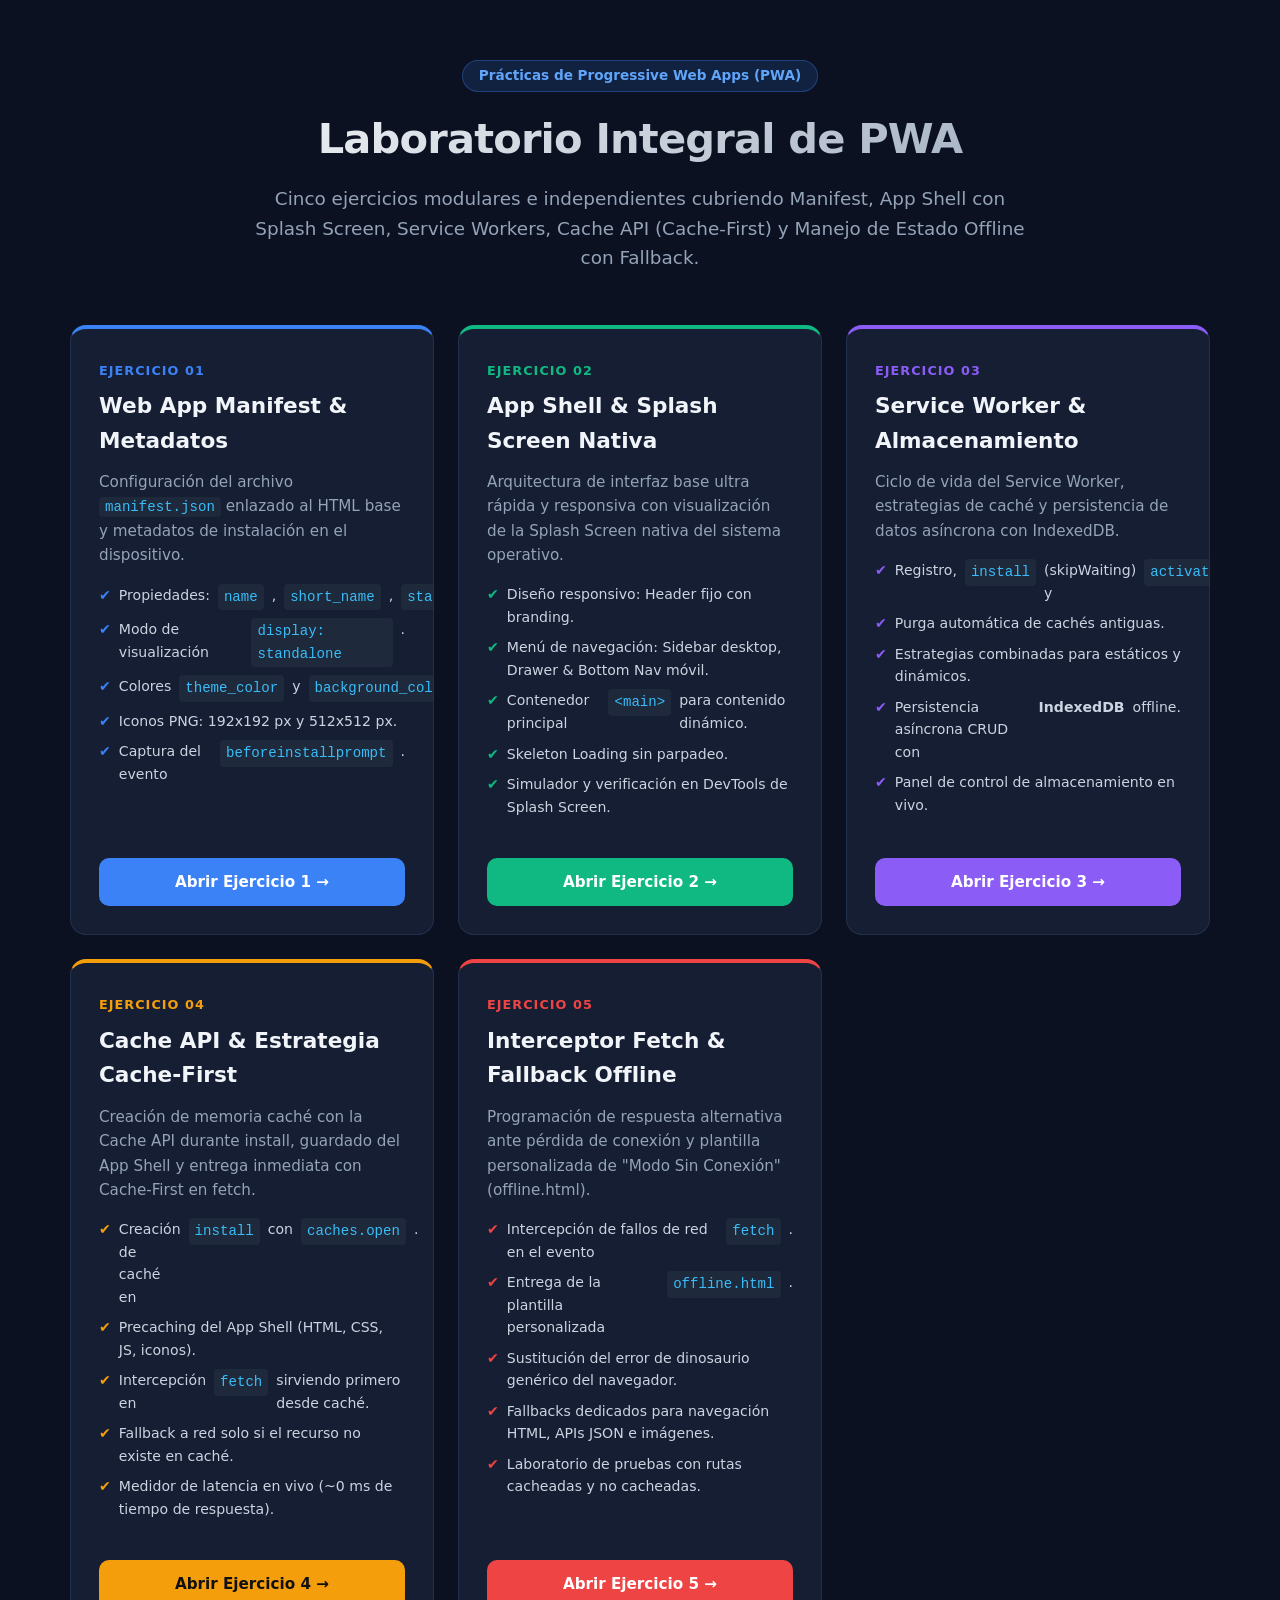
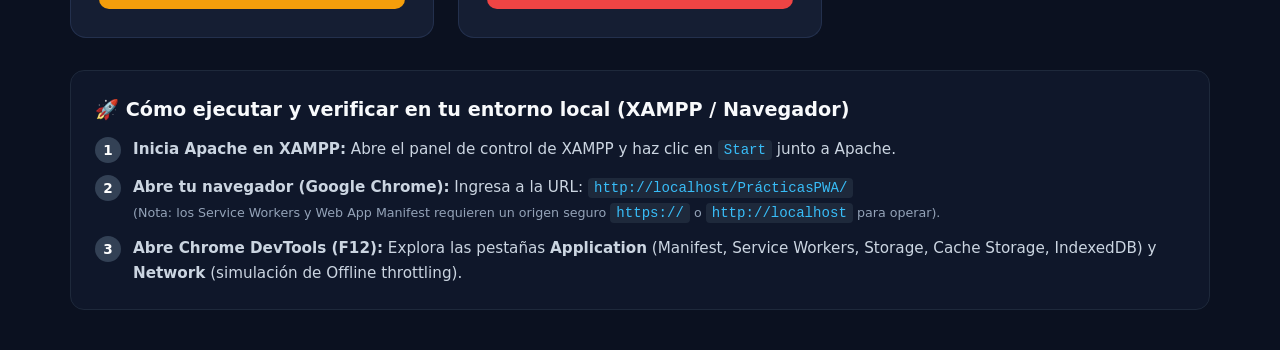
<file: index.html>
<!DOCTYPE html>
<html lang="es">
<head>
  <meta charset="UTF-8">
  <meta name="viewport" content="width=device-width, initial-scale=1.0">
  <title>Portal de Prácticas PWA | Desarrollo Web Progresivo</title>
  <style>
    :root {
      --bg: #0b1120;
      --card-bg: #151e33;
      --border: #23304d;
      --text: #f8fafc;
      --text-muted: #94a3b8;
      --e1-color: #3b82f6;
      --e2-color: #10b981;
      --e3-color: #8b5cf6;
      --e4-color: #f59e0b;
      --e5-color: #ef4444;
    }

    * {
      box-sizing: border-box;
      margin: 0;
      padding: 0;
      font-family: system-ui, -apple-system, BlinkMacSystemFont, 'Segoe UI', Roboto, sans-serif;
    }

    body {
      background-color: var(--bg);
      color: var(--text);
      min-height: 100vh;
      padding: 40px 20px;
      line-height: 1.6;
    }

    .container {
      max-width: 1140px;
      margin: 0 auto;
      display: flex;
      flex-direction: column;
      gap: 32px;
    }

    .hero {
      text-align: center;
      padding: 20px 0;
    }

    .badge-hub {
      display: inline-block;
      background: rgba(59, 130, 246, 0.15);
      color: #60a5fa;
      border: 1px solid rgba(59, 130, 246, 0.35);
      padding: 4px 16px;
      border-radius: 999px;
      font-size: 0.85rem;
      font-weight: 600;
      margin-bottom: 14px;
    }

    h1 {
      font-size: 2.6rem;
      font-weight: 800;
      letter-spacing: -0.02em;
      margin-bottom: 12px;
      background: linear-gradient(135deg, #ffffff, #94a3b8);
      -webkit-background-clip: text;
      -webkit-text-fill-color: transparent;
    }

    .hero p {
      color: var(--text-muted);
      font-size: 1.15rem;
      max-width: 780px;
      margin: 0 auto;
    }

    .grid {
      display: grid;
      grid-template-columns: repeat(auto-fit, minmax(320px, 1fr));
      gap: 24px;
    }

    .exercise-card {
      background: var(--card-bg);
      border: 1px solid var(--border);
      border-radius: 16px;
      padding: 28px;
      display: flex;
      flex-direction: column;
      justify-content: space-between;
      transition: transform 0.2s ease, border-color 0.2s ease;
      position: relative;
      overflow: hidden;
    }

    .exercise-card:hover {
      transform: translateY(-4px);
    }

    .exercise-card.card-e1 { border-top: 4px solid var(--e1-color); }
    .exercise-card.card-e2 { border-top: 4px solid var(--e2-color); }
    .exercise-card.card-e3 { border-top: 4px solid var(--e3-color); }
    .exercise-card.card-e4 { border-top: 4px solid var(--e4-color); }
    .exercise-card.card-e5 { border-top: 4px solid var(--e5-color); }

    .card-top {
      margin-bottom: 20px;
    }

    .exercise-number {
      font-size: 0.8rem;
      font-weight: 700;
      text-transform: uppercase;
      letter-spacing: 0.08em;
      margin-bottom: 8px;
      display: inline-block;
    }

    .card-e1 .exercise-number { color: var(--e1-color); }
    .card-e2 .exercise-number { color: var(--e2-color); }
    .card-e3 .exercise-number { color: var(--e3-color); }
    .card-e4 .exercise-number { color: var(--e4-color); }
    .card-e5 .exercise-number { color: var(--e5-color); }

    h2 {
      font-size: 1.35rem;
      font-weight: 700;
      margin-bottom: 12px;
      color: #f1f5f9;
    }

    .card-desc {
      color: var(--text-muted);
      font-size: 0.95rem;
      margin-bottom: 16px;
    }

    .specs-list {
      list-style: none;
      display: flex;
      flex-direction: column;
      gap: 8px;
      margin-bottom: 20px;
    }

    .specs-list li {
      font-size: 0.88rem;
      color: #cbd5e1;
      display: flex;
      align-items: flex-start;
      gap: 8px;
    }

    .specs-list li::before {
      content: "✔";
      font-weight: bold;
    }

    .card-e1 .specs-list li::before { color: var(--e1-color); }
    .card-e2 .specs-list li::before { color: var(--e2-color); }
    .card-e3 .specs-list li::before { color: var(--e3-color); }
    .card-e4 .specs-list li::before { color: var(--e4-color); }
    .card-e5 .specs-list li::before { color: var(--e5-color); }

    .btn {
      display: flex;
      align-items: center;
      justify-content: center;
      gap: 10px;
      padding: 12px 20px;
      border-radius: 10px;
      font-weight: 600;
      text-decoration: none;
      font-size: 0.95rem;
      transition: all 0.2s ease;
    }

    .btn-e1 { background: var(--e1-color); color: white; }
    .btn-e1:hover { background: #2563eb; }

    .btn-e2 { background: var(--e2-color); color: white; }
    .btn-e2:hover { background: #059669; }

    .btn-e3 { background: var(--e3-color); color: white; }
    .btn-e3:hover { background: #7c3aed; }

    .btn-e4 { background: var(--e4-color); color: #111; }
    .btn-e4:hover { background: #d97706; }

    .btn-e5 { background: var(--e5-color); color: white; }
    .btn-e5:hover { background: #dc2626; }

    /* SECCIÓN INSTRUCCIONES XAMPP */
    .instructions-card {
      background: #0f172a;
      border: 1px solid #1e293b;
      border-radius: 14px;
      padding: 24px;
    }

    .instructions-card h3 {
      font-size: 1.2rem;
      margin-bottom: 12px;
      color: #f8fafc;
    }

    .steps {
      display: flex;
      flex-direction: column;
      gap: 12px;
    }

    .step-item {
      display: flex;
      align-items: flex-start;
      gap: 12px;
      font-size: 0.95rem;
      color: #cbd5e1;
    }

    .step-num {
      background: #334155;
      color: white;
      width: 26px;
      height: 26px;
      border-radius: 50%;
      display: flex;
      align-items: center;
      justify-content: center;
      font-weight: bold;
      font-size: 0.85rem;
      flex-shrink: 0;
    }

    code {
      background: #1e293b;
      color: #38bdf8;
      padding: 2px 6px;
      border-radius: 4px;
      font-size: 0.88rem;
      font-family: monospace;
    }
  </style>
</head>
<body>
  <div class="container">
    <header class="hero">
      <div class="badge-hub">Prácticas de Progressive Web Apps (PWA)</div>
      <h1>Laboratorio Integral de PWA</h1>
      <p>Cinco ejercicios modulares e independientes cubriendo Manifest, App Shell con Splash Screen, Service Workers, Cache API (Cache-First) y Manejo de Estado Offline con Fallback.</p>
    </header>

    <!-- TARJETAS DE LOS 5 EJERCICIOS -->
    <div class="grid">
      
      <!-- EJERCICIO 1 -->
      <article class="exercise-card card-e1">
        <div class="card-top">
          <span class="exercise-number">Ejercicio 01</span>
          <h2>Web App Manifest &amp; Metadatos</h2>
          <p class="card-desc">Configuración del archivo <code>manifest.json</code> enlazado al HTML base y metadatos de instalación en el dispositivo.</p>
          <ul class="specs-list">
            <li>Propiedades: <code>name</code>, <code>short_name</code>, <code>start_url</code>.</li>
            <li>Modo de visualización <code>display: standalone</code>.</li>
            <li>Colores <code>theme_color</code> y <code>background_color</code>.</li>
            <li>Iconos PNG: 192x192 px y 512x512 px.</li>
            <li>Captura del evento <code>beforeinstallprompt</code>.</li>
          </ul>
        </div>
        <a href="ejercicio1_manifest/index.html" class="btn btn-e1">
          Abrir Ejercicio 1 &rarr;
        </a>
      </article>

      <!-- EJERCICIO 2 -->
      <article class="exercise-card card-e2">
        <div class="card-top">
          <span class="exercise-number">Ejercicio 02</span>
          <h2>App Shell &amp; Splash Screen Nativa</h2>
          <p class="card-desc">Arquitectura de interfaz base ultra rápida y responsiva con visualización de la Splash Screen nativa del sistema operativo.</p>
          <ul class="specs-list">
            <li>Diseño responsivo: Header fijo con branding.</li>
            <li>Menú de navegación: Sidebar desktop, Drawer &amp; Bottom Nav móvil.</li>
            <li>Contenedor principal <code>&lt;main&gt;</code> para contenido dinámico.</li>
            <li>Skeleton Loading sin parpadeo.</li>
            <li>Simulador y verificación en DevTools de Splash Screen.</li>
          </ul>
        </div>
        <a href="ejercicio2_appshell/index.html" class="btn btn-e2">
          Abrir Ejercicio 2 &rarr;
        </a>
      </article>

      <!-- EJERCICIO 3 -->
      <article class="exercise-card card-e3">
        <div class="card-top">
          <span class="exercise-number">Ejercicio 03</span>
          <h2>Service Worker &amp; Almacenamiento</h2>
          <p class="card-desc">Ciclo de vida del Service Worker, estrategias de caché y persistencia de datos asíncrona con IndexedDB.</p>
          <ul class="specs-list">
            <li>Registro, <code>install</code> (skipWaiting) y <code>activate</code> limpia.</li>
            <li>Purga automática de cachés antiguas.</li>
            <li>Estrategias combinadas para estáticos y dinámicos.</li>
            <li>Persistencia asíncrona CRUD con <strong>IndexedDB</strong> offline.</li>
            <li>Panel de control de almacenamiento en vivo.</li>
          </ul>
        </div>
        <a href="ejercicio3_serviceworker/index.html" class="btn btn-e3">
          Abrir Ejercicio 3 &rarr;
        </a>
      </article>

      <!-- EJERCICIO 4 -->
      <article class="exercise-card card-e4">
        <div class="card-top">
          <span class="exercise-number">Ejercicio 04</span>
          <h2>Cache API &amp; Estrategia Cache-First</h2>
          <p class="card-desc">Creación de memoria caché con la Cache API durante install, guardado del App Shell y entrega inmediata con Cache-First en fetch.</p>
          <ul class="specs-list">
            <li>Creación de caché en <code>install</code> con <code>caches.open</code>.</li>
            <li>Precaching del App Shell (HTML, CSS, JS, iconos).</li>
            <li>Intercepción en <code>fetch</code> sirviendo primero desde caché.</li>
            <li>Fallback a red solo si el recurso no existe en caché.</li>
            <li>Medidor de latencia en vivo (~0 ms de tiempo de respuesta).</li>
          </ul>
        </div>
        <a href="ejercicio4_cache_first/index.html" class="btn btn-e4">
          Abrir Ejercicio 4 &rarr;
        </a>
      </article>

      <!-- EJERCICIO 5 -->
      <article class="exercise-card card-e5">
        <div class="card-top">
          <span class="exercise-number">Ejercicio 05</span>
          <h2>Interceptor Fetch &amp; Fallback Offline</h2>
          <p class="card-desc">Programación de respuesta alternativa ante pérdida de conexión y plantilla personalizada de "Modo Sin Conexión" (offline.html).</p>
          <ul class="specs-list">
            <li>Intercepción de fallos de red en el evento <code>fetch</code>.</li>
            <li>Entrega de la plantilla personalizada <code>offline.html</code>.</li>
            <li>Sustitución del error de dinosaurio genérico del navegador.</li>
            <li>Fallbacks dedicados para navegación HTML, APIs JSON e imágenes.</li>
            <li>Laboratorio de pruebas con rutas cacheadas y no cacheadas.</li>
          </ul>
        </div>
        <a href="ejercicio5_offline_fallback/index.html" class="btn btn-e5">
          Abrir Ejercicio 5 &rarr;
        </a>
      </article>

    </div>

    <!-- INSTRUCCIONES DE EJECUCIÓN -->
    <div class="instructions-card">
      <h3>🚀 Cómo ejecutar y verificar en tu entorno local (XAMPP / Navegador)</h3>
      <div class="steps">
        <div class="step-item">
          <span class="step-num">1</span>
          <div>
            <strong>Inicia Apache en XAMPP:</strong> Abre el panel de control de XAMPP y haz clic en <code>Start</code> junto a Apache.
          </div>
        </div>
        <div class="step-item">
          <span class="step-num">2</span>
          <div>
            <strong>Abre tu navegador (Google Chrome):</strong> Ingresa a la URL: <code>http://localhost/PrácticasPWA/</code>
            <small style="display:block; color: #94a3b8; margin-top:2px;">(Nota: los Service Workers y Web App Manifest requieren un origen seguro <code>https://</code> o <code>http://localhost</code> para operar).</small>
          </div>
        </div>
        <div class="step-item">
          <span class="step-num">3</span>
          <div>
            <strong>Abre Chrome DevTools (<kbd>F12</kbd>):</strong> Explora las pestañas <strong>Application</strong> (Manifest, Service Workers, Storage, Cache Storage, IndexedDB) y <strong>Network</strong> (simulación de Offline throttling).
          </div>
        </div>
      </div>
    </div>
  </div>
</body>
</html>
</file>
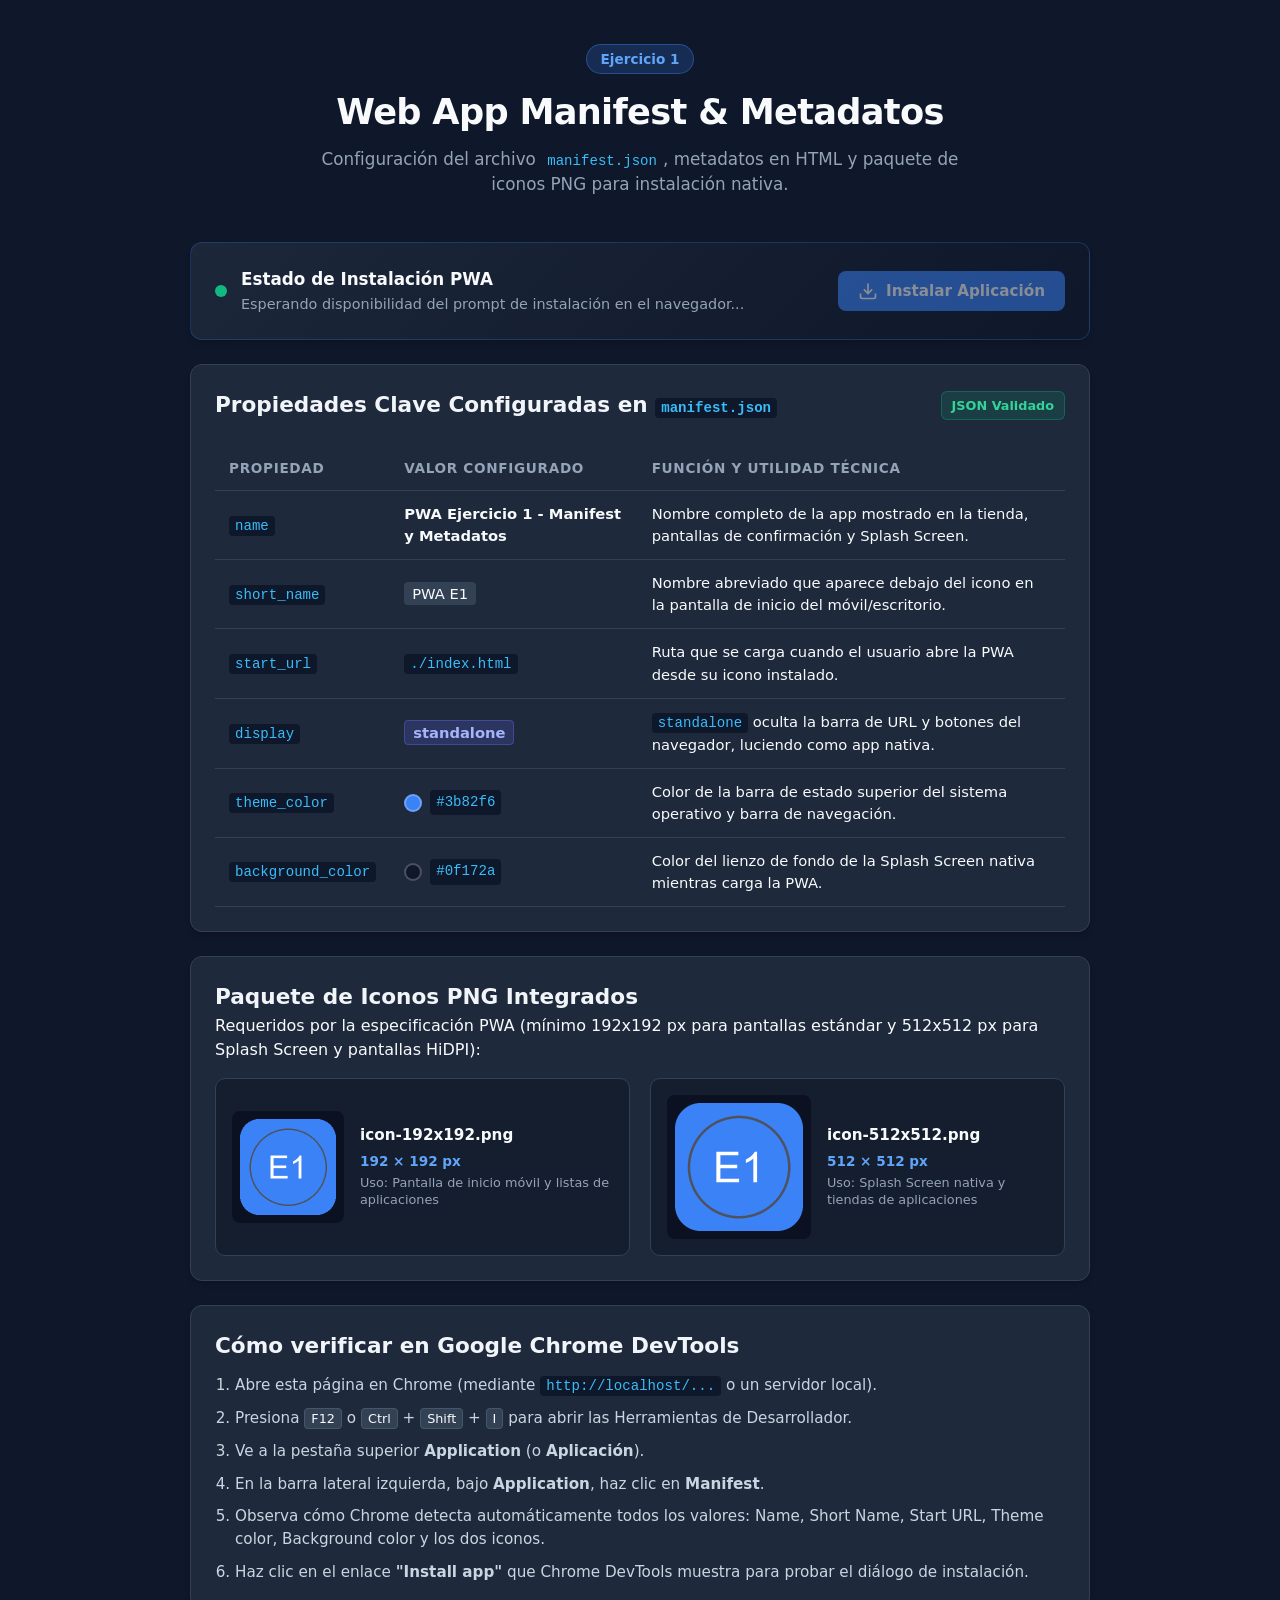
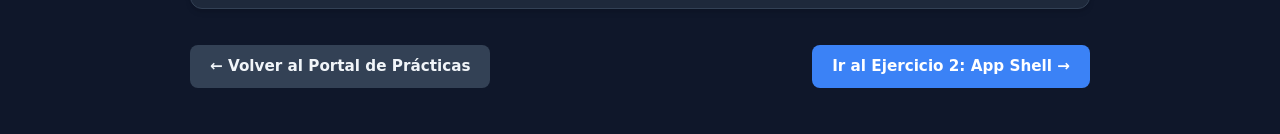
<file: ejercicio1_manifest/index.html>
<!DOCTYPE html>
<html lang="es">
<head>
  <meta charset="UTF-8">
  <!-- Metadatos de instalación y diseño responsivo -->
  <meta name="viewport" content="width=device-width, initial-scale=1.0">
  <meta name="theme-color" content="#3b82f6">
  <meta name="description" content="Ejercicio 1: Web App Manifest y Metadatos de Instalación PWA">
  
  <!-- Soporte para iOS / Apple Web App -->
  <meta name="apple-mobile-web-app-capable" content="yes">
  <meta name="apple-mobile-web-app-status-bar-style" content="black-translucent">
  <meta name="apple-mobile-web-app-title" content="PWA E1">
  <link rel="apple-touch-icon" href="icons/icon-192x192.png">

  <!-- Enlace obligatorio al Web App Manifest -->
  <link rel="manifest" href="manifest.json">

  <title>Ejercicio 1 | Web App Manifest y Metadatos</title>
  <link rel="stylesheet" href="style.css">
</head>
<body>
  <div class="container">
    <header class="header">
      <div class="badge">Ejercicio 1</div>
      <h1>Web App Manifest &amp; Metadatos</h1>
      <p class="subtitle">Configuración del archivo <code>manifest.json</code>, metadatos en HTML y paquete de iconos PNG para instalación nativa.</p>
    </header>

    <!-- Botón de instalación nativa -->
    <section class="card install-card">
      <div class="install-info">
        <span class="pulse-dot"></span>
        <div>
          <h3>Estado de Instalación PWA</h3>
          <p id="installStatusText">Esperando disponibilidad del prompt de instalación en el navegador...</p>
        </div>
      </div>
      <button id="btnInstall" class="btn btn-primary" disabled>
        <svg width="20" height="20" viewBox="0 0 24 24" fill="none" stroke="currentColor" stroke-width="2">
          <path d="M21 15v4a2 2 0 0 1-2 2H5a2 2 0 0 1-2-2v-4"></path>
          <polyline points="7 10 12 15 17 10"></polyline>
          <line x1="12" y1="15" x2="12" y2="3"></line>
        </svg>
        Instalar Aplicación
      </button>
    </section>

    <!-- Visualizador de propiedades del manifest.json -->
    <section class="card">
      <div class="card-header">
        <h2>Propiedades Clave Configuradas en <code>manifest.json</code></h2>
        <span class="tag">JSON Validado</span>
      </div>
      <div class="table-responsive">
        <table class="props-table">
          <thead>
            <tr>
              <th>Propiedad</th>
              <th>Valor Configurado</th>
              <th>Función y Utilidad Técnica</th>
            </tr>
          </thead>
          <tbody>
            <tr>
              <td><code>name</code></td>
              <td><strong id="val-name">Cargando...</strong></td>
              <td>Nombre completo de la app mostrado en la tienda, pantallas de confirmación y Splash Screen.</td>
            </tr>
            <tr>
              <td><code>short_name</code></td>
              <td><span class="chip" id="val-shortname">Cargando...</span></td>
              <td>Nombre abreviado que aparece debajo del icono en la pantalla de inicio del móvil/escritorio.</td>
            </tr>
            <tr>
              <td><code>start_url</code></td>
              <td><code id="val-starturl">Cargando...</code></td>
              <td>Ruta que se carga cuando el usuario abre la PWA desde su icono instalado.</td>
            </tr>
            <tr>
              <td><code>display</code></td>
              <td><span class="badge-accent" id="val-display">Cargando...</span></td>
              <td><code>standalone</code> oculta la barra de URL y botones del navegador, luciendo como app nativa.</td>
            </tr>
            <tr>
              <td><code>theme_color</code></td>
              <td>
                <div class="color-preview-box">
                  <span class="color-circle" id="theme-color-circle"></span>
                  <code id="val-themecolor">Cargando...</code>
                </div>
              </td>
              <td>Color de la barra de estado superior del sistema operativo y barra de navegación.</td>
            </tr>
            <tr>
              <td><code>background_color</code></td>
              <td>
                <div class="color-preview-box">
                  <span class="color-circle" id="bg-color-circle"></span>
                  <code id="val-bgcolor">Cargando...</code>
                </div>
              </td>
              <td>Color del lienzo de fondo de la Splash Screen nativa mientras carga la PWA.</td>
            </tr>
          </tbody>
        </table>
      </div>
    </section>

    <!-- Paquete de iconos integrados -->
    <section class="card">
      <h2>Paquete de Iconos PNG Integrados</h2>
      <p class="desc">Requeridos por la especificación PWA (mínimo 192x192 px para pantallas estándar y 512x512 px para Splash Screen y pantallas HiDPI):</p>
      
      <div class="icons-grid">
        <div class="icon-item">
          <div class="img-wrapper">
            <img src="icons/icon-192x192.png" alt="Icono PWA 192x192" width="96" height="96">
          </div>
          <div class="icon-details">
            <strong>icon-192x192.png</strong>
            <span>192 &times; 192 px</span>
            <small>Uso: Pantalla de inicio móvil y listas de aplicaciones</small>
          </div>
        </div>

        <div class="icon-item">
          <div class="img-wrapper">
            <img src="icons/icon-512x512.png" alt="Icono PWA 512x512" width="128" height="128">
          </div>
          <div class="icon-details">
            <strong>icon-512x512.png</strong>
            <span>512 &times; 512 px</span>
            <small>Uso: Splash Screen nativa y tiendas de aplicaciones</small>
          </div>
        </div>
      </div>
    </section>

    <!-- Guía paso a paso para Chrome DevTools -->
    <section class="card devtools-guide">
      <h2>Cómo verificar en Google Chrome DevTools</h2>
      <ol class="steps-list">
        <li>Abre esta página en Chrome (mediante <code>http://localhost/...</code> o un servidor local).</li>
        <li>Presiona <kbd>F12</kbd> o <kbd>Ctrl</kbd> + <kbd>Shift</kbd> + <kbd>I</kbd> para abrir las Herramientas de Desarrollador.</li>
        <li>Ve a la pestaña superior <strong>Application</strong> (o <strong>Aplicación</strong>).</li>
        <li>En la barra lateral izquierda, bajo <strong>Application</strong>, haz clic en <strong>Manifest</strong>.</li>
        <li>Observa cómo Chrome detecta automáticamente todos los valores: Name, Short Name, Start URL, Theme color, Background color y los dos iconos.</li>
        <li>Haz clic en el enlace <strong>"Install app"</strong> que Chrome DevTools muestra para probar el diálogo de instalación.</li>
      </ol>
    </section>

    <footer class="footer">
      <a href="../index.html" class="btn btn-secondary">&larr; Volver al Portal de Prácticas</a>
      <a href="../ejercicio2_appshell/index.html" class="btn btn-primary">Ir al Ejercicio 2: App Shell &rarr;</a>
    </footer>
  </div>

  <script src="app.js"></script>
</body>
</html>
</file>
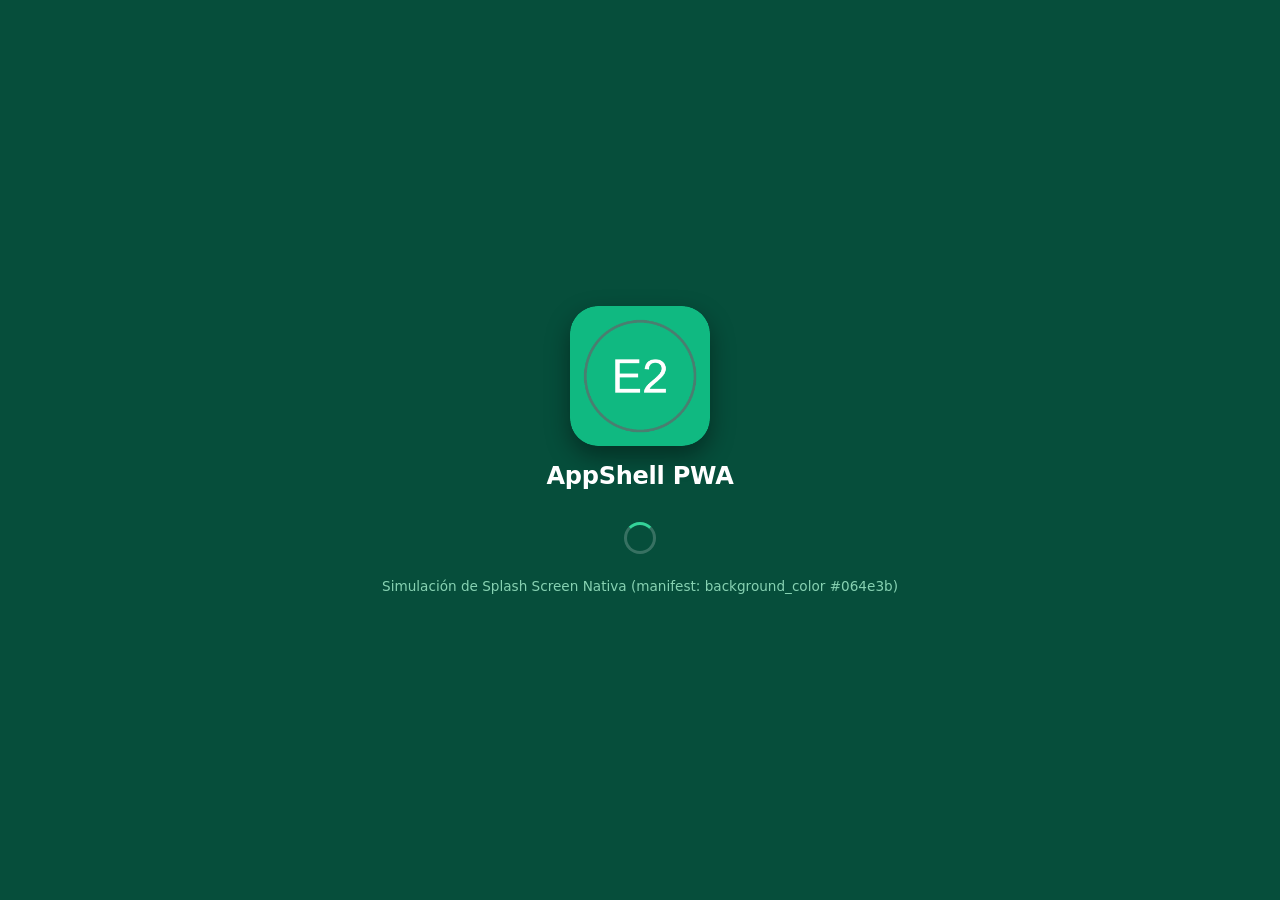
<file: ejercicio2_appshell/index.html>
<!DOCTYPE html>
<html lang="es">
<head>
  <meta charset="UTF-8">
  <meta name="viewport" content="width=device-width, initial-scale=1.0">
  <meta name="theme-color" content="#10b981">
  <meta name="description" content="Ejercicio 2: Maquetado del App Shell y Splash Screen Nativa">

  <link rel="apple-touch-icon" href="icons/icon-192x192.png">
  <link rel="manifest" href="manifest.json">

  <title>Ejercicio 2 | App Shell &amp; Splash Screen Nativa</title>
  <link rel="stylesheet" href="style.css">
</head>
<body>
  <!-- Overlay para menú móvil -->
  <div id="sidebarOverlay" class="sidebar-overlay"></div>

  <!-- Contenedor del App Shell -->
  <div class="app-layout">
    
    <!-- 1. HEADER (Encabezado fijo del App Shell) -->
    <header class="app-header">
      <div class="header-left">
        <button id="btnToggleMenu" class="icon-btn mobile-only" aria-label="Abrir menú de navegación">
          <svg width="24" height="24" viewBox="0 0 24 24" fill="none" stroke="currentColor" stroke-width="2">
            <line x1="3" y1="12" x2="21" y2="12"></line>
            <line x1="3" y1="6" x2="21" y2="6"></line>
            <line x1="3" y1="18" x2="21" y2="18"></line>
          </svg>
        </button>
        <div class="brand">
          <img src="icons/icon-192x192.png" alt="Logo App Shell" width="32" height="32" class="brand-logo">
          <span class="brand-name">AppShell PWA</span>
        </div>
      </div>

      <div class="header-center">
        <span class="view-title" id="currentViewTitle">Inicio</span>
      </div>

      <div class="header-right">
        <button id="btnSimulateSplash" class="btn-splash-preview" title="Simular Splash Screen Nativa">
          <svg width="18" height="18" viewBox="0 0 24 24" fill="none" stroke="currentColor" stroke-width="2">
            <polygon points="5 3 19 12 5 21 5 3"></polygon>
          </svg>
          <span class="desktop-only">Simular Splash Screen</span>
        </button>
      </div>
    </header>

    <div class="app-body">
      <!-- 2. MENÚ DE NAVEGACIÓN (Sidebar desktop / Drawer responsive) -->
      <aside id="appSidebar" class="app-sidebar">
        <div class="sidebar-header mobile-only">
          <div class="brand">
            <img src="icons/icon-192x192.png" alt="Logo" width="28" height="28">
            <span>Navegación</span>
          </div>
          <button id="btnCloseSidebar" class="icon-btn" aria-label="Cerrar menú">&times;</button>
        </div>

        <nav class="nav-links">
          <a href="#inicio" class="nav-link active" data-view="inicio">
            <svg width="20" height="20" viewBox="0 0 24 24" fill="none" stroke="currentColor" stroke-width="2"><path d="M3 9l9-7 9 7v11a2 2 0 0 1-2 2H5a2 2 0 0 1-2-2z"></path><polyline points="9 22 9 12 15 12 15 22"></polyline></svg>
            <span>Inicio</span>
          </a>
          <a href="#appshell" class="nav-link" data-view="appshell">
            <svg width="20" height="20" viewBox="0 0 24 24" fill="none" stroke="currentColor" stroke-width="2"><rect x="3" y="3" width="18" height="18" rx="2" ry="2"></rect><line x1="3" y1="9" x2="21" y2="9"></line><line x1="9" y1="21" x2="9" y2="9"></line></svg>
            <span>Arquitectura Shell</span>
          </a>
          <a href="#splash" class="nav-link" data-view="splash">
            <svg width="20" height="20" viewBox="0 0 24 24" fill="none" stroke="currentColor" stroke-width="2"><rect x="5" y="2" width="14" height="20" rx="2" ry="2"></rect><line x1="12" y1="18" x2="12.01" y2="18"></line></svg>
            <span>Splash Screen</span>
          </a>
          <a href="#devtools" class="nav-link" data-view="devtools">
            <svg width="20" height="20" viewBox="0 0 24 24" fill="none" stroke="currentColor" stroke-width="2"><path d="M14.7 6.3a1 1 0 0 0 0 1.4l1.6 1.6a1 1 0 0 0 1.4 0l3.77-3.77a6 6 0 0 1-7.94 7.94l-6.91 6.91a2.12 2.12 0 0 1-3-3l6.91-6.91a6 6 0 0 1 7.94-7.94l-3.76 3.76z"></path></svg>
            <span>Verificación DevTools</span>
          </a>
        </nav>

        <div class="sidebar-footer">
          <a href="../index.html" class="nav-link-subtle">&larr; Portal Principal</a>
        </div>
      </aside>

      <!-- 3. CONTENEDOR PRINCIPAL (<main>) -->
      <main class="app-main">
        
        <!-- VISTA 1: INICIO -->
        <section id="view-inicio" class="view-section active">
          <div class="banner">
            <div class="badge">Ejercicio 2</div>
            <h1>Maquetado de App Shell Responsivo</h1>
            <p>El patrón <strong>App Shell</strong> separa la interfaz estática (cabecera, menú, esqueleto visual) del contenido dinámico, permitiendo un renderizado casi instantáneo en cualquier dispositivo.</p>
          </div>

          <div class="cards-grid">
            <div class="card">
              <h3>📱 Interfaz 100% Responsiva</h3>
              <p>Header adaptativo con menú hamburguesa en pantallas móviles y barra lateral permanente en escritorio. En dispositivos móviles incluye además barra de navegación inferior.</p>
            </div>
            <div class="card">
              <h3>🚀 Carga Instantánea</h3>
              <p>Los componentes del Shell se almacenan en caché inmediatamente, permitiendo que la aplicación se pinte en pantalla en menos de 100ms.</p>
            </div>
            <div class="card">
              <h3>🎨 Splash Screen Nativa</h3>
              <p>Generada automáticamente por el sistema operativo móvil y Chrome a partir de <code>background_color</code>, <code>theme_color</code> y el icono de <code>512x512 px</code>.</p>
            </div>
          </div>
        </section>

        <!-- VISTA 2: ARQUITECTURA APP SHELL -->
        <section id="view-appshell" class="view-section">
          <h2>Análisis de la Arquitectura App Shell</h2>
          <p class="section-lead">Desglose de los 3 elementos fundamentales solicitados en el ejercicio:</p>

          <div class="shell-diagram">
            <div class="diagram-box header-box">
              <strong>1. Header (Encabezado)</strong>
              <span>Fijo en la parte superior. Contiene branding, menú y acciones rápidas.</span>
            </div>
            <div class="diagram-body">
              <div class="diagram-box nav-box">
                <strong>2. Menú de Navegación</strong>
                <span>Barra lateral en escritorio / Drawer y Bottom Nav en móvil.</span>
              </div>
              <div class="diagram-box main-box">
                <strong>3. Contenedor Principal (&lt;main&gt;)</strong>
                <span>Área dinámica donde se inyecta o actualiza el contenido sin recargar el Shell.</span>
              </div>
            </div>
          </div>

          <div class="card">
            <h3>Demostración de Skeleton Loading en el Contenedor Principal</h3>
            <p>Así reacciona el App Shell mientras los datos remotos se descargan:</p>
            <div class="skeleton-demo" id="skeletonContainer">
              <div class="skeleton skeleton-title"></div>
              <div class="skeleton skeleton-text"></div>
              <div class="skeleton skeleton-text short"></div>
            </div>
            <button id="btnReloadContent" class="btn btn-sm btn-secondary" style="margin-top: 12px;">Simular Carga de Contenido Dinámico</button>
          </div>
        </section>

        <!-- VISTA 3: SPLASH SCREEN -->
        <section id="view-splash" class="view-section">
          <h2>Splash Screen Nativa en PWA</h2>
          <p class="section-lead">¿Cómo funciona y cómo la genera el navegador?</p>

          <div class="splash-explainer">
            <div class="card">
              <h3>Requisitos para la Splash Screen Nativa</h3>
              <ul class="clean-list">
                <li><strong>Icono &ge; 512x512 px:</strong> Chrome usa este icono centrado en pantalla.</li>
                <li><strong>background_color:</strong> Define el color de fondo para evitar pantallas blancas parpadeantes (configurado en <code>#064e3b</code>).</li>
                <li><strong>theme_color:</strong> Ajusta el color de la barra del sistema (configurado en <code>#10b981</code>).</li>
                <li><strong>name o short_name:</strong> Texto mostrado al pie del icono durante la carga.</li>
              </ul>
              <button id="btnTriggerSplash2" class="btn btn-primary" style="margin-top: 16px;">
                ▶ Probar Animación de Splash Screen Aquí
              </button>
            </div>
          </div>
        </section>

        <!-- VISTA 4: VERIFICACIÓN CHROME DEVTOOLS -->
        <section id="view-devtools" class="view-section">
          <h2>Verificación Paso a Paso en Chrome DevTools</h2>
          <div class="card">
            <ol class="steps-list">
              <li>Presiona <kbd>F12</kbd> en Google Chrome.</li>
              <li>Entra a la pestaña <strong>Application</strong> (Aplicación).</li>
              <li>Selecciona <strong>Manifest</strong> en el panel izquierdo.</li>
              <li>Desplaza la vista hacia abajo hasta la sección de <strong>Icons</strong>. Chrome mostrará cómo se dibuja la <strong>Splash screen</strong> con el fondo esmeralda y el icono de 512x512 px.</li>
              <li>Activa la emulación de dispositivo móvil (<kbd>Ctrl</kbd> + <kbd>Shift</kbd> + <kbd>M</kbd>) para apreciar el cambio automático a navegación móvil (menú hamburguesa y barra inferior).</li>
            </ol>
          </div>
        </section>

      </main>
    </div>

    <!-- 4. BOTTOM NAV (Navegación inferior en móvil) -->
    <nav class="mobile-bottom-nav mobile-only">
      <button class="bottom-nav-item active" data-view="inicio">
        <svg width="22" height="22" viewBox="0 0 24 24" fill="none" stroke="currentColor" stroke-width="2"><path d="M3 9l9-7 9 7v11a2 2 0 0 1-2 2H5a2 2 0 0 1-2-2z"></path></svg>
        <span>Inicio</span>
      </button>
      <button class="bottom-nav-item" data-view="appshell">
        <svg width="22" height="22" viewBox="0 0 24 24" fill="none" stroke="currentColor" stroke-width="2"><rect x="3" y="3" width="18" height="18" rx="2"></rect><line x1="3" y1="9" x2="21" y2="9"></line></svg>
        <span>Shell</span>
      </button>
      <button class="bottom-nav-item" data-view="splash">
        <svg width="22" height="22" viewBox="0 0 24 24" fill="none" stroke="currentColor" stroke-width="2"><rect x="5" y="2" width="14" height="20" rx="2"></rect></svg>
        <span>Splash</span>
      </button>
      <button class="bottom-nav-item" data-view="devtools">
        <svg width="22" height="22" viewBox="0 0 24 24" fill="none" stroke="currentColor" stroke-width="2"><path d="M14.7 6.3a1 1 0 0 0 0 1.4l1.6 1.6"></path></svg>
        <span>DevTools</span>
      </button>
    </nav>
  </div>

  <!-- SIMULADOR VISUAL DE SPLASH SCREEN NATIVA -->
  <div id="splashScreenModal" class="native-splash-screen hidden">
    <div class="splash-content">
      <img src="icons/icon-512x512.png" alt="Splash Icon" class="splash-icon">
      <h2 class="splash-name">AppShell PWA</h2>
      <div class="splash-loader"></div>
      <p class="splash-caption">Simulación de Splash Screen Nativa (manifest: background_color #064e3b)</p>
    </div>
  </div>

  <script src="app.js"></script>
</body>
</html>
</file>
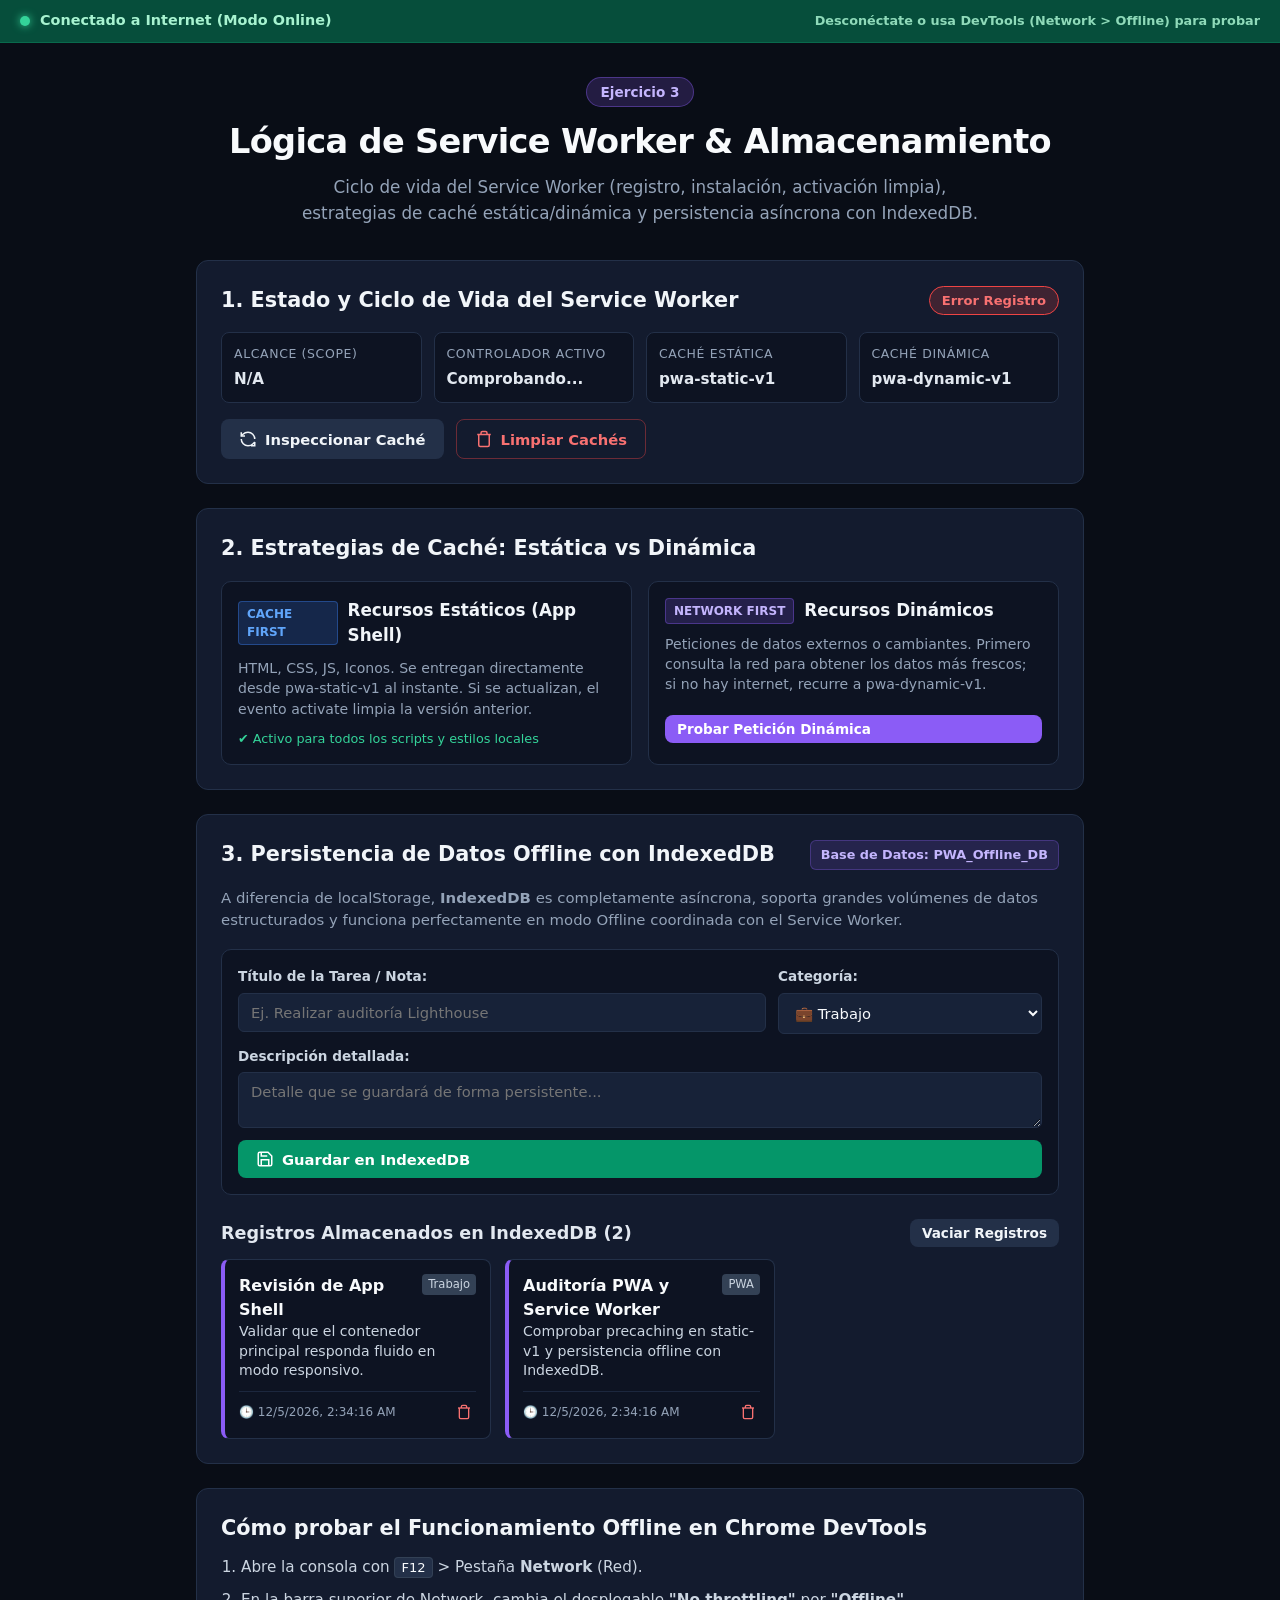
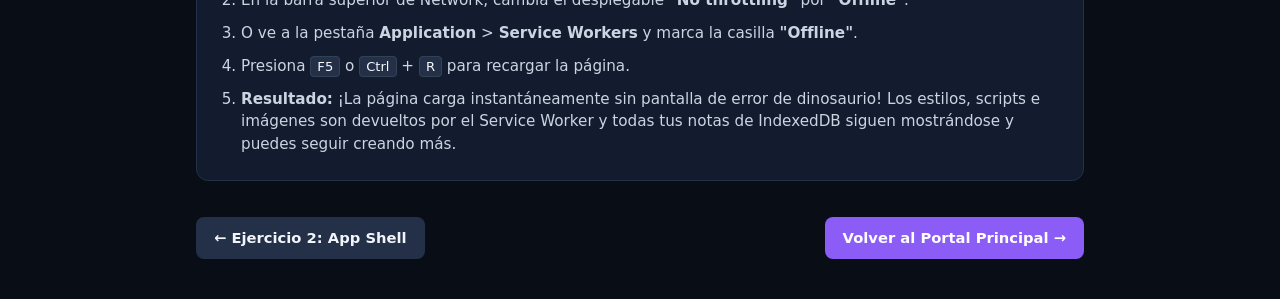
<file: ejercicio3_serviceworker/index.html>
<!DOCTYPE html>
<html lang="es">
<head>
  <meta charset="UTF-8">
  <meta name="viewport" content="width=device-width, initial-scale=1.0">
  <meta name="theme-color" content="#8b5cf6">
  <meta name="description" content="Ejercicio 3: Service Worker, Estrategias de Caché e IndexedDB">

  <link rel="apple-touch-icon" href="icons/icon-192x192.png">
  <link rel="manifest" href="manifest.json">

  <title>Ejercicio 3 | Service Worker &amp; Almacenamiento Offline</title>
  <link rel="stylesheet" href="style.css">
</head>
<body>
  <!-- Barra de Estado de Conexión en Vivo -->
  <div id="connectionBanner" class="connection-banner online">
    <div class="banner-content">
      <span class="status-indicator"></span>
      <span id="connectionText">Conectado a Internet (Modo Online)</span>
    </div>
    <span class="banner-hint">Desconéctate o usa DevTools (Network &gt; Offline) para probar</span>
  </div>

  <div class="container">
    <header class="header">
      <div class="badge">Ejercicio 3</div>
      <h1>Lógica de Service Worker &amp; Almacenamiento</h1>
      <p class="subtitle">Ciclo de vida del Service Worker (registro, instalación, activación limpia), estrategias de caché estática/dinámica y persistencia asíncrona con IndexedDB.</p>
    </header>

    <!-- 1. PANEL DE CONTROL DEL SERVICE WORKER -->
    <section class="card sw-panel">
      <div class="card-header">
        <h2>1. Estado y Ciclo de Vida del Service Worker</h2>
        <span id="swStateBadge" class="badge-status waiting">Verificando...</span>
      </div>

      <div class="sw-grid">
        <div class="sw-metric">
          <small>Alcance (Scope)</small>
          <strong id="swScope">Detectando...</strong>
        </div>
        <div class="sw-metric">
          <small>Controlador Activo</small>
          <strong id="swController">Comprobando...</strong>
        </div>
        <div class="sw-metric">
          <small>Caché Estática</small>
          <strong id="swStaticCache">pwa-static-v1</strong>
        </div>
        <div class="sw-metric">
          <small>Caché Dinámica</small>
          <strong id="swDynamicCache">pwa-dynamic-v1</strong>
        </div>
      </div>

      <div class="sw-actions">
        <button id="btnCheckCache" class="btn btn-secondary">
          <svg width="18" height="18" viewBox="0 0 24 24" fill="none" stroke="currentColor" stroke-width="2"><path d="M21 12a9 9 0 0 0-9-9 9.75 9.75 0 0 0-6.74 2.74L3 8"></path><path d="M3 3v5h5"></path><path d="M3 12a9 9 0 0 0 9 9 9.75 9.75 0 0 0 6.74-2.74L21 16"></path><path d="M16 21h5v-5"></path></svg>
          Inspeccionar Caché
        </button>
        <button id="btnClearCache" class="btn btn-danger-outline">
          <svg width="18" height="18" viewBox="0 0 24 24" fill="none" stroke="currentColor" stroke-width="2"><polyline points="3 6 5 6 21 6"></polyline><path d="M19 6v14a2 2 0 0 1-2 2H7a2 2 0 0 1-2-2V6m3 0V4a2 2 0 0 1 2-2h4a2 2 0 0 1 2 2v2"></path></svg>
          Limpiar Cachés
        </button>
      </div>

      <div id="cacheInspectBox" class="cache-inspect-box hidden">
        <h4>Archivos encontrados en Cache Storage:</h4>
        <ul id="cacheList" class="cache-list"></ul>
      </div>
    </section>

    <!-- 2. DEMOSTRACIÓN DE ESTRATEGIAS DE CACHÉ -->
    <section class="card">
      <div class="card-header">
        <h2>2. Estrategias de Caché: Estática vs Dinámica</h2>
      </div>

      <div class="strategies-grid">
        <div class="strategy-card">
          <div class="strategy-title">
            <span class="strategy-pill static-pill">Cache First</span>
            <h4>Recursos Estáticos (App Shell)</h4>
          </div>
          <p>HTML, CSS, JS, Iconos. Se entregan directamente desde <code>pwa-static-v1</code> al instante. Si se actualizan, el evento <code>activate</code> limpia la versión anterior.</p>
          <span class="tag-status">✔ Activo para todos los scripts y estilos locales</span>
        </div>

        <div class="strategy-card">
          <div class="strategy-title">
            <span class="strategy-pill dynamic-pill">Network First</span>
            <h4>Recursos Dinámicos</h4>
          </div>
          <p>Peticiones de datos externos o cambiantes. Primero consulta la red para obtener los datos más frescos; si no hay internet, recurre a <code>pwa-dynamic-v1</code>.</p>
          <button id="btnFetchDynamic" class="btn btn-sm btn-primary" style="margin-top: 10px;">
            Probar Petición Dinámica
          </button>
        </div>
      </div>

      <div id="dynamicResult" class="dynamic-result hidden">
        <div id="dynamicResultText"></div>
      </div>
    </section>

    <!-- 3. PERSISTENCIA DE DATOS ASÍNCRONA CON INDEXEDDB -->
    <section class="card">
      <div class="card-header">
        <h2>3. Persistencia de Datos Offline con IndexedDB</h2>
        <span class="tag">Base de Datos: PWA_Offline_DB</span>
      </div>
      <p class="desc">A diferencia de localStorage, <strong>IndexedDB</strong> es completamente asíncrona, soporta grandes volúmenes de datos estructurados y funciona perfectamente en modo Offline coordinada con el Service Worker.</p>

      <!-- Formulario para agregar registros -->
      <form id="notaForm" class="data-form">
        <div class="form-row">
          <div class="form-group flex-2">
            <label for="inputTitulo">Título de la Tarea / Nota:</label>
            <input type="text" id="inputTitulo" placeholder="Ej. Realizar auditoría Lighthouse" required>
          </div>
          <div class="form-group flex-1">
            <label for="selectCategoria">Categoría:</label>
            <select id="selectCategoria">
              <option value="Trabajo">💼 Trabajo</option>
              <option value="PWA">⚡ PWA</option>
              <option value="Estudio">📚 Estudio</option>
              <option value="General">📝 General</option>
            </select>
          </div>
        </div>

        <div class="form-group">
          <label for="inputDesc">Descripción detallada:</label>
          <textarea id="inputDesc" rows="2" placeholder="Detalle que se guardará de forma persistente..." required></textarea>
        </div>

        <button type="submit" class="btn btn-accent">
          <svg width="18" height="18" viewBox="0 0 24 24" fill="none" stroke="currentColor" stroke-width="2"><path d="M19 21H5a2 2 0 0 1-2-2V5a2 2 0 0 1 2-2h11l5 5v11a2 2 0 0 1-2 2z"></path><polyline points="17 21 17 13 7 13 7 21"></polyline><polyline points="7 3 7 8 15 8"></polyline></svg>
          Guardar en IndexedDB
        </button>
      </form>

      <!-- Lista de registros persistidos -->
      <div class="stored-records">
        <div class="records-header">
          <h3>Registros Almacenados en IndexedDB (<span id="totalNotasCount">0</span>)</h3>
          <button id="btnClearAllNotes" class="btn btn-sm btn-secondary">Vaciar Registros</button>
        </div>

        <div id="notasList" class="notes-grid">
          <!-- Renderizado dinámico desde db.js -->
        </div>
      </div>
    </section>

    <!-- GUÍA DE PRUEBA OFFLINE EN DEVTOOLS -->
    <section class="card devtools-guide">
      <h2>Cómo probar el Funcionamiento Offline en Chrome DevTools</h2>
      <ol class="steps-list">
        <li>Abre la consola con <kbd>F12</kbd> &gt; Pestaña <strong>Network</strong> (Red).</li>
        <li>En la barra superior de Network, cambia el desplegable <strong>"No throttling"</strong> por <strong>"Offline"</strong>.</li>
        <li>O ve a la pestaña <strong>Application</strong> &gt; <strong>Service Workers</strong> y marca la casilla <strong>"Offline"</strong>.</li>
        <li>Presiona <kbd>F5</kbd> o <kbd>Ctrl</kbd> + <kbd>R</kbd> para recargar la página.</li>
        <li><strong>Resultado:</strong> ¡La página carga instantáneamente sin pantalla de error de dinosaurio! Los estilos, scripts e imágenes son devueltos por el Service Worker y todas tus notas de IndexedDB siguen mostrándose y puedes seguir creando más.</li>
      </ol>
    </section>

    <footer class="footer">
      <a href="../ejercicio2_appshell/index.html" class="btn btn-secondary">&larr; Ejercicio 2: App Shell</a>
      <a href="../index.html" class="btn btn-primary">Volver al Portal Principal &rarr;</a>
    </footer>
  </div>

  <script src="db.js"></script>
  <script src="app.js"></script>
</body>
</html>
</file>
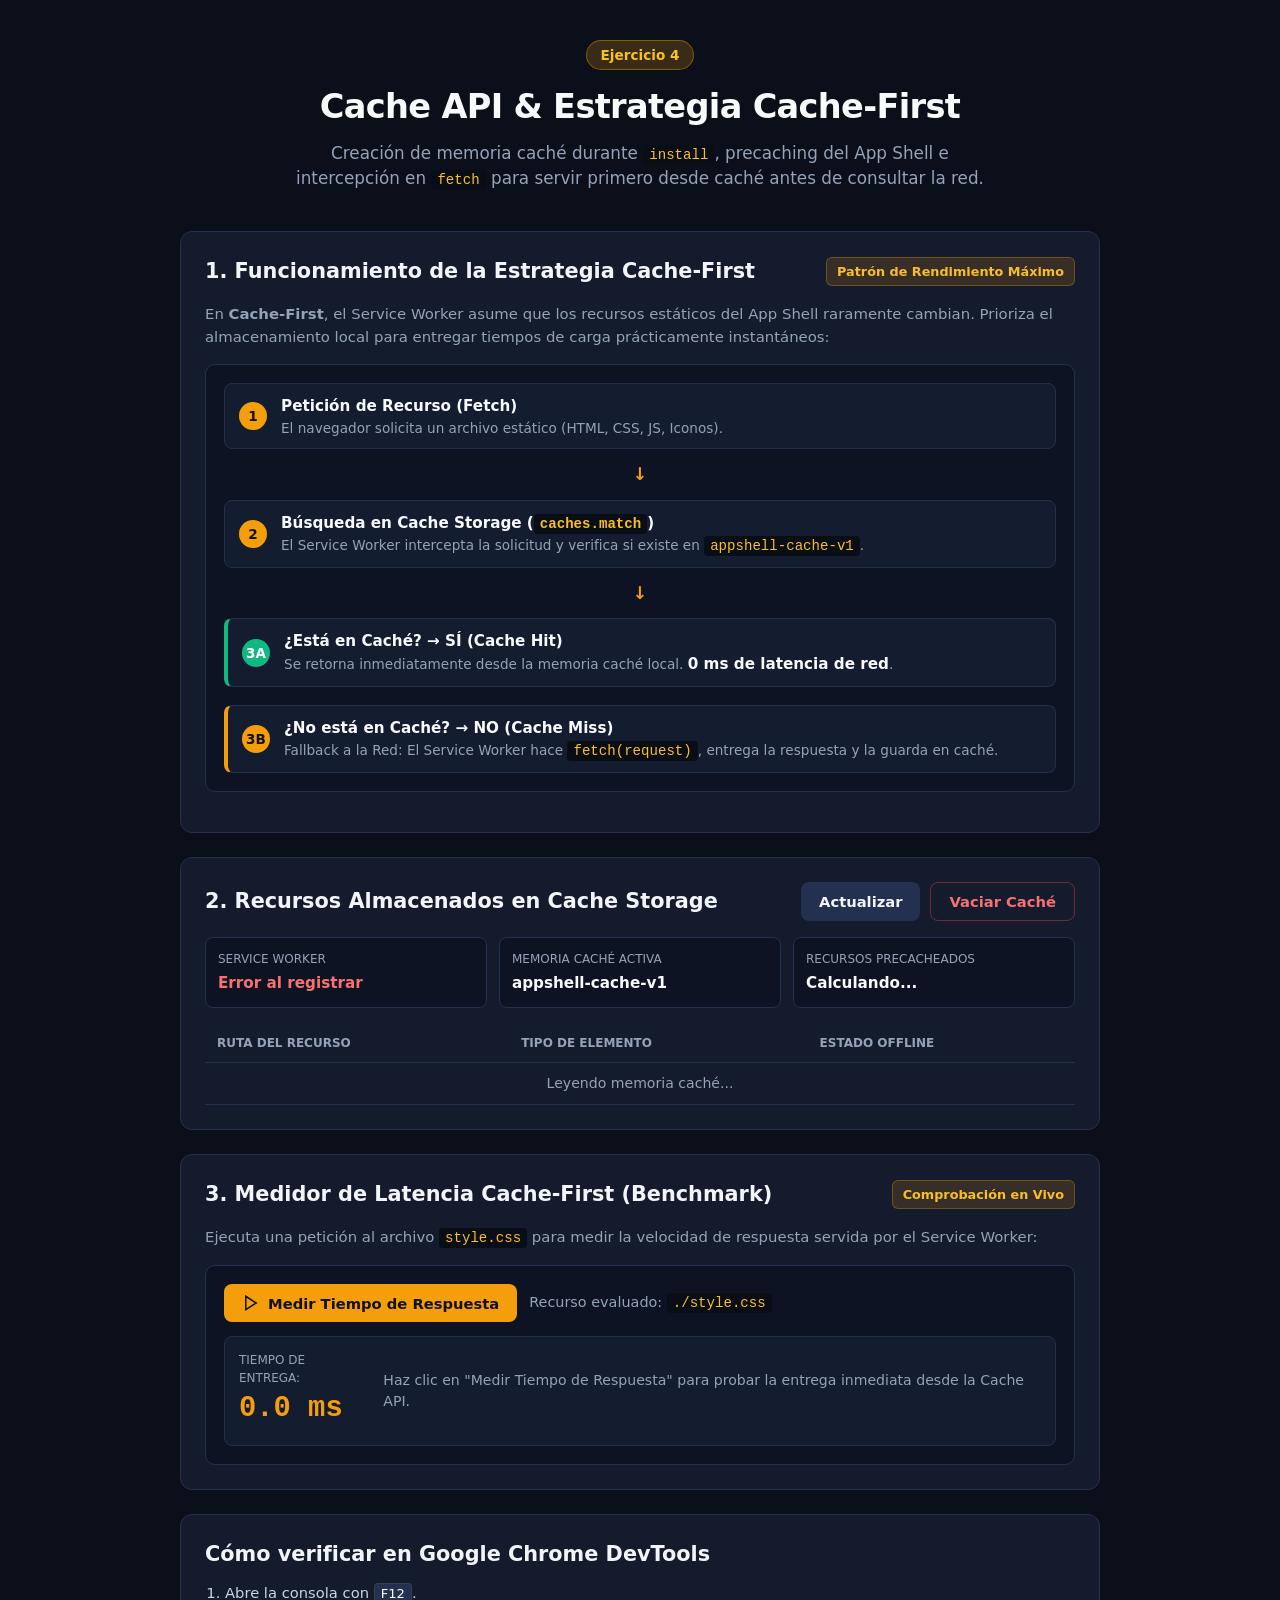
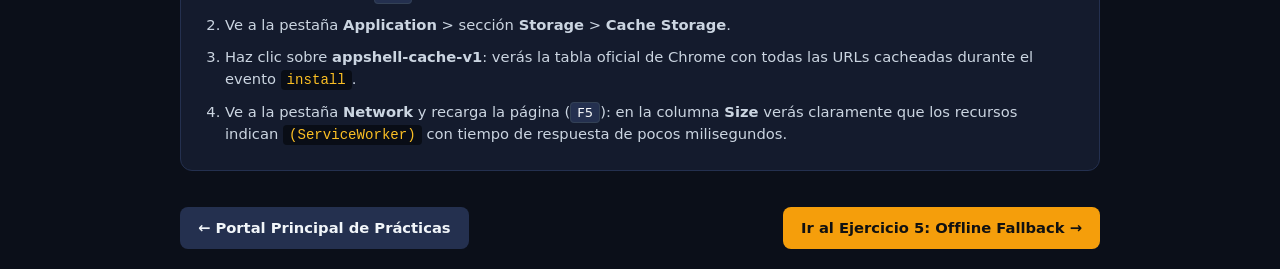
<file: ejercicio4_cache_first/index.html>
<!DOCTYPE html>
<html lang="es">
<head>
  <meta charset="UTF-8">
  <meta name="viewport" content="width=device-width, initial-scale=1.0">
  <meta name="theme-color" content="#f59e0b">
  <meta name="description" content="Ejercicio 4: Cache API y Estrategia de Caché Estática (Cache-First)">

  <link rel="apple-touch-icon" href="icons/icon-192x192.png">
  <link rel="manifest" href="manifest.json">

  <title>Ejercicio 4 | Cache API &amp; Estrategia Cache-First</title>
  <link rel="stylesheet" href="style.css">
</head>
<body>
  <div class="container">
    <header class="header">
      <div class="badge">Ejercicio 4</div>
      <h1>Cache API &amp; Estrategia Cache-First</h1>
      <p class="subtitle">Creación de memoria caché durante <code>install</code>, precaching del App Shell e intercepción en <code>fetch</code> para servir primero desde caché antes de consultar la red.</p>
    </header>

    <!-- 1. DIAGRAMA EXPLICATIVO DE LA ESTRATEGIA CACHE-FIRST -->
    <section class="card">
      <div class="card-header">
        <h2>1. Funcionamiento de la Estrategia Cache-First</h2>
        <span class="tag">Patrón de Rendimiento Máximo</span>
      </div>
      <p class="desc">En <strong>Cache-First</strong>, el Service Worker asume que los recursos estáticos del App Shell raramente cambian. Prioriza el almacenamiento local para entregar tiempos de carga prácticamente instantáneos:</p>

      <div class="diagram-flow">
        <div class="flow-step">
          <span class="step-circle">1</span>
          <div class="step-info">
            <strong>Petición de Recurso (Fetch)</strong>
            <p>El navegador solicita un archivo estático (HTML, CSS, JS, Iconos).</p>
          </div>
        </div>

        <div class="flow-arrow">&darr;</div>

        <div class="flow-step">
          <span class="step-circle">2</span>
          <div class="step-info">
            <strong>Búsqueda en Cache Storage (<code>caches.match</code>)</strong>
            <p>El Service Worker intercepta la solicitud y verifica si existe en <code>appshell-cache-v1</code>.</p>
          </div>
        </div>

        <div class="flow-arrow">&darr;</div>

        <div class="flow-step" style="border-left: 4px solid #10b981;">
          <span class="step-circle" style="background:#10b981; color:#fff;">3A</span>
          <div class="step-info">
            <strong>¿Está en Caché? &rarr; SÍ (Cache Hit)</strong>
            <p>Se retorna inmediatamente desde la memoria caché local. <strong>0 ms de latencia de red</strong>.</p>
          </div>
        </div>

        <div class="flow-step" style="border-left: 4px solid #f59e0b; margin-top: 6px;">
          <span class="step-circle" style="background:#f59e0b; color:#111;">3B</span>
          <div class="step-info">
            <strong>¿No está en Caché? &rarr; NO (Cache Miss)</strong>
            <p>Fallback a la Red: El Service Worker hace <code>fetch(request)</code>, entrega la respuesta y la guarda en caché.</p>
          </div>
        </div>
      </div>
    </section>

    <!-- 2. INSPECTOR VISUAL DE LA CACHE API -->
    <section class="card">
      <div class="card-header">
        <h2>2. Recursos Almacenados en Cache Storage</h2>
        <div style="display:flex; gap:10px;">
          <button id="btnRefreshCache" class="btn btn-secondary">Actualizar</button>
          <button id="btnClearCache" class="btn btn-danger-outline">Vaciar Caché</button>
        </div>
      </div>

      <div class="cache-status-bar">
        <div class="status-box">
          <small>Service Worker</small>
          <strong id="swStatus">Comprobando...</strong>
        </div>
        <div class="status-box">
          <small>Memoria Caché Activa</small>
          <strong id="cacheNameDisplay">appshell-cache-v1</strong>
        </div>
        <div class="status-box">
          <small>Recursos Precacheados</small>
          <strong id="cacheCount">Calculando...</strong>
        </div>
      </div>

      <div class="cache-table-wrapper">
        <table class="cache-table">
          <thead>
            <tr>
              <th>Ruta del Recurso</th>
              <th>Tipo de Elemento</th>
              <th>Estado Offline</th>
            </tr>
          </thead>
          <tbody id="cacheTableBody">
            <tr>
              <td colspan="3" style="text-align: center; color: #94a3b8;">Leyendo memoria caché...</td>
            </tr>
          </tbody>
        </table>
      </div>
    </section>

    <!-- 3. SIMULADOR Y BENCHMARK DE LATENCIA -->
    <section class="card">
      <div class="card-header">
        <h2>3. Medidor de Latencia Cache-First (Benchmark)</h2>
        <span class="tag">Comprobación en Vivo</span>
      </div>
      <p class="desc">Ejecuta una petición al archivo <code>style.css</code> para medir la velocidad de respuesta servida por el Service Worker:</p>

      <div class="benchmark-box">
        <div class="benchmark-controls">
          <button id="btnRunBenchmark" class="btn btn-primary">
            <svg width="18" height="18" viewBox="0 0 24 24" fill="none" stroke="currentColor" stroke-width="2"><polygon points="5 3 19 12 5 21 5 3"></polygon></svg>
            Medir Tiempo de Respuesta
          </button>
          <span style="font-size: 0.9rem; color: #94a3b8;">Recurso evaluado: <code id="benchmarkUrl">./style.css</code></span>
        </div>

        <div class="latency-display">
          <div>
            <span style="font-size: 0.75rem; text-transform: uppercase; color: #94a3b8; display: block;">Tiempo de Entrega:</span>
            <span class="latency-time" id="latencyTime">0.0 ms</span>
          </div>
          <div class="latency-details" id="benchmarkSource">
            Haz clic en "Medir Tiempo de Respuesta" para probar la entrega inmediata desde la Cache API.
          </div>
        </div>
      </div>
    </section>

    <!-- 4. GUÍA DE VERIFICACIÓN EN DEVTOOLS -->
    <section class="card">
      <h2>Cómo verificar en Google Chrome DevTools</h2>
      <ol class="steps-list">
        <li>Abre la consola con <kbd>F12</kbd>.</li>
        <li>Ve a la pestaña <strong>Application</strong> &gt; sección <strong>Storage</strong> &gt; <strong>Cache Storage</strong>.</li>
        <li>Haz clic sobre <strong>appshell-cache-v1</strong>: verás la tabla oficial de Chrome con todas las URLs cacheadas durante el evento <code>install</code>.</li>
        <li>Ve a la pestaña <strong>Network</strong> y recarga la página (<kbd>F5</kbd>): en la columna <strong>Size</strong> verás claramente que los recursos indican <code>(ServiceWorker)</code> con tiempo de respuesta de pocos milisegundos.</li>
      </ol>
    </section>

    <footer class="footer">
      <a href="../index.html" class="btn btn-secondary">&larr; Portal Principal de Prácticas</a>
      <a href="../ejercicio5_offline_fallback/index.html" class="btn btn-primary">Ir al Ejercicio 5: Offline Fallback &rarr;</a>
    </footer>
  </div>

  <script src="app.js"></script>
</body>
</html>
</file>
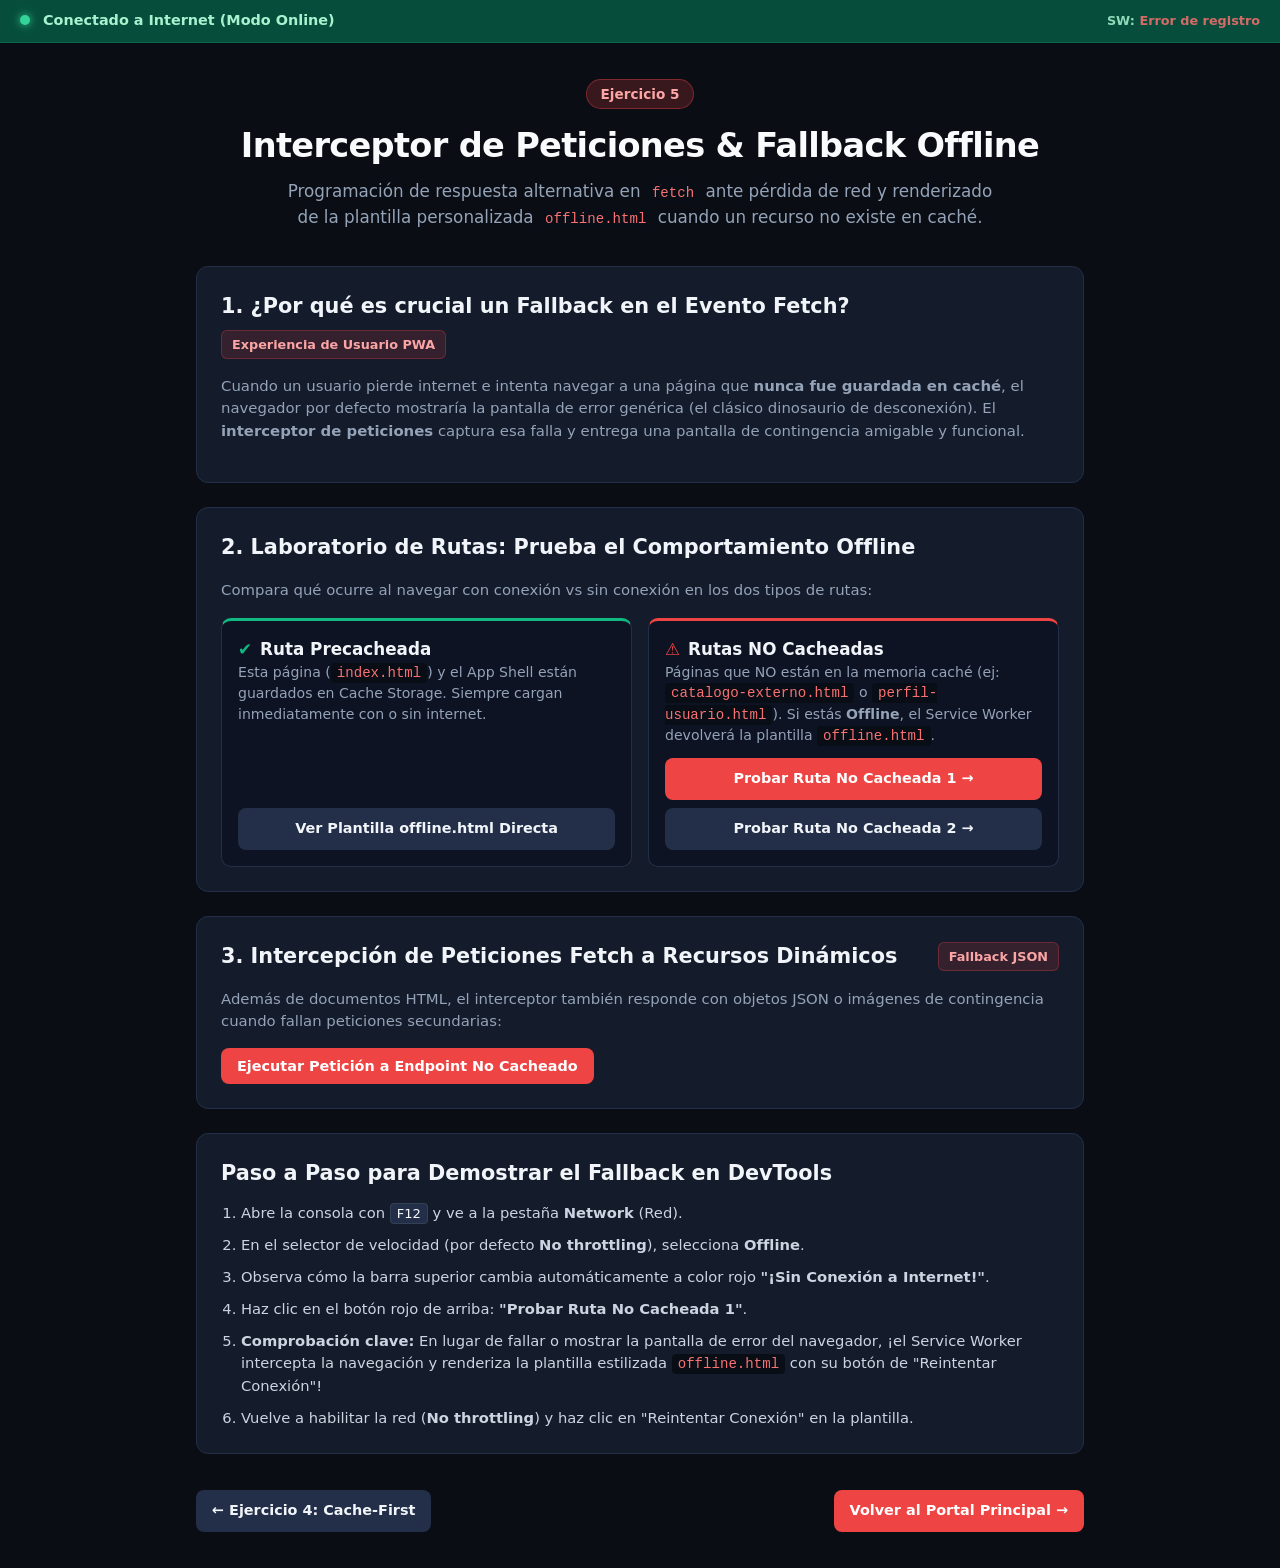
<file: ejercicio5_offline_fallback/index.html>
<!DOCTYPE html>
<html lang="es">
<head>
  <meta charset="UTF-8">
  <meta name="viewport" content="width=device-width, initial-scale=1.0">
  <meta name="theme-color" content="#ef4444">
  <meta name="description" content="Ejercicio 5: Interceptor de Peticiones y Manejo de Estado Offline">

  <link rel="apple-touch-icon" href="icons/icon-192x192.png">
  <link rel="manifest" href="manifest.json">

  <title>Ejercicio 5 | Interceptor Fetch &amp; Fallback Offline</title>
  <link rel="stylesheet" href="style.css">
</head>
<body>
  <!-- Barra de Conexión en Vivo -->
  <div id="statusBar" class="status-bar online">
    <div>
      <span class="status-indicator-dot"></span>
      <span id="statusText">Conectado a Internet (Modo Online)</span>
    </div>
    <span style="font-size: 0.8rem; opacity: 0.85;">SW: <strong id="swStatusText">Iniciando...</strong></span>
  </div>

  <div class="container">
    <header class="header">
      <div class="badge">Ejercicio 5</div>
      <h1>Interceptor de Peticiones &amp; Fallback Offline</h1>
      <p class="subtitle">Programación de respuesta alternativa en <code>fetch</code> ante pérdida de red y renderizado de la plantilla personalizada <code>offline.html</code> cuando un recurso no existe en caché.</p>
    </header>

    <!-- 1. EXPLICACIÓN DEL INTERCEPTOR -->
    <section class="card">
      <div class="card-header">
        <h2>1. ¿Por qué es crucial un Fallback en el Evento Fetch?</h2>
        <span class="tag">Experiencia de Usuario PWA</span>
      </div>
      <p class="desc">Cuando un usuario pierde internet e intenta navegar a una página que <strong>nunca fue guardada en caché</strong>, el navegador por defecto mostraría la pantalla de error genérica (el clásico dinosaurio de desconexión). El <strong>interceptor de peticiones</strong> captura esa falla y entrega una pantalla de contingencia amigable y funcional.</p>
    </section>

    <!-- 2. LABORATORIO DE PRUEBA DE RUTAS (CACHÉ VS NO-CACHÉ) -->
    <section class="card">
      <div class="card-header">
        <h2>2. Laboratorio de Rutas: Prueba el Comportamiento Offline</h2>
      </div>
      <p class="desc">Compara qué ocurre al navegar con conexión vs sin conexión en los dos tipos de rutas:</p>

      <div class="routes-grid">
        <!-- RUTA 1: CACHEADA -->
        <div class="route-card cached">
          <div>
            <h3><span style="color:#10b981;">✔</span> Ruta Precacheada</h3>
            <p>Esta página (<code>index.html</code>) y el App Shell están guardados en Cache Storage. Siempre cargan inmediatamente con o sin internet.</p>
          </div>
          <a href="./offline.html" class="btn btn-secondary">
            Ver Plantilla offline.html Directa
          </a>
        </div>

        <!-- RUTA 2: NO CACHEADA (DISPARA EL FALLBACK EN OFFLINE) -->
        <div class="route-card non-cached">
          <div>
            <h3><span style="color:var(--primary);">⚠</span> Rutas NO Cacheadas</h3>
            <p>Páginas que NO están en la memoria caché (ej: <code>catalogo-externo.html</code> o <code>perfil-usuario.html</code>). Si estás <strong>Offline</strong>, el Service Worker devolverá la plantilla <code>offline.html</code>.</p>
          </div>
          <div style="display: flex; gap: 8px; flex-direction: column;">
            <a href="./catalogo-externo.html" class="btn btn-primary">
              Probar Ruta No Cacheada 1 &rarr;
            </a>
            <a href="./perfil-usuario.html" class="btn btn-secondary">
              Probar Ruta No Cacheada 2 &rarr;
            </a>
          </div>
        </div>
      </div>
    </section>

    <!-- 3. INTERCEPCIÓN DE PETICIONES DE DATOS/API -->
    <section class="card">
      <div class="card-header">
        <h2>3. Intercepción de Peticiones Fetch a Recursos Dinámicos</h2>
        <span class="tag">Fallback JSON</span>
      </div>
      <p class="desc">Además de documentos HTML, el interceptor también responde con objetos JSON o imágenes de contingencia cuando fallan peticiones secundarias:</p>

      <button id="btnTestNonCached" class="btn btn-primary">
        Ejecutar Petición a Endpoint No Cacheado
      </button>

      <div id="testResultBox" class="test-box" style="display: none;">
        <span style="font-size: 0.82rem; color: #94a3b8; text-transform: uppercase;">Respuesta del Interceptor:</span>
        <div id="testOutput" class="test-output"></div>
      </div>
    </section>

    <!-- 4. GUÍA PASO A PASO PARA PROBAR EN CHROME DEVTOOLS -->
    <section class="card">
      <h2>Paso a Paso para Demostrar el Fallback en DevTools</h2>
      <ol class="steps-list">
        <li>Abre la consola con <kbd>F12</kbd> y ve a la pestaña <strong>Network</strong> (Red).</li>
        <li>En el selector de velocidad (por defecto <strong>No throttling</strong>), selecciona <strong>Offline</strong>.</li>
        <li>Observa cómo la barra superior cambia automáticamente a color rojo <strong>"¡Sin Conexión a Internet!"</strong>.</li>
        <li>Haz clic en el botón rojo de arriba: <strong>"Probar Ruta No Cacheada 1"</strong>.</li>
        <li><strong>Comprobación clave:</strong> En lugar de fallar o mostrar la pantalla de error del navegador, ¡el Service Worker intercepta la navegación y renderiza la plantilla estilizada <code>offline.html</code> con su botón de "Reintentar Conexión"!</li>
        <li>Vuelve a habilitar la red (<strong>No throttling</strong>) y haz clic en "Reintentar Conexión" en la plantilla.</li>
      </ol>
    </section>

    <footer class="footer">
      <a href="../ejercicio4_cache_first/index.html" class="btn btn-secondary">&larr; Ejercicio 4: Cache-First</a>
      <a href="../index.html" class="btn btn-primary">Volver al Portal Principal &rarr;</a>
    </footer>
  </div>

  <script src="app.js"></script>
</body>
</html>
</file>
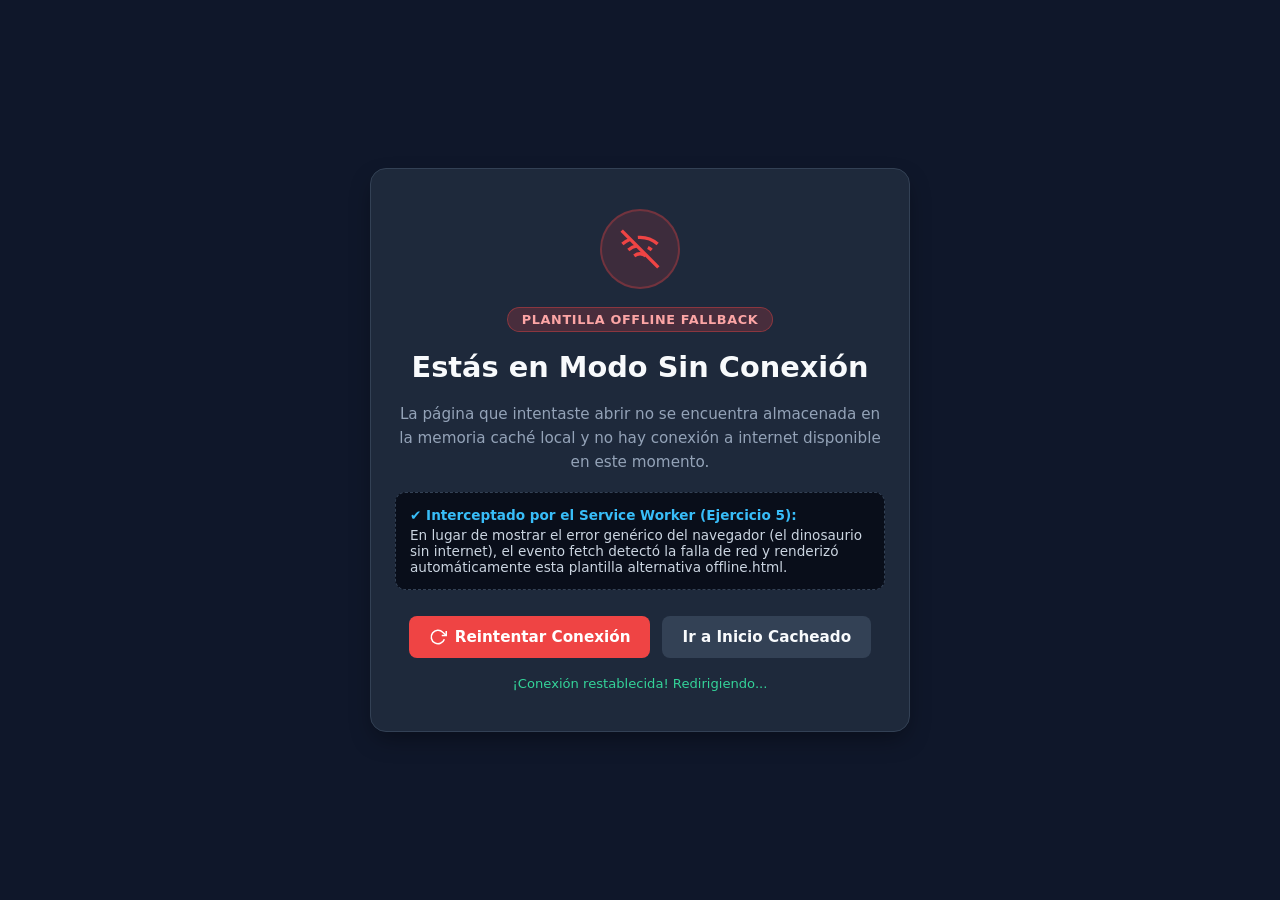
<file: ejercicio5_offline_fallback/offline.html>
<!DOCTYPE html>
<html lang="es">
<head>
  <meta charset="UTF-8">
  <meta name="viewport" content="width=device-width, initial-scale=1.0">
  <meta name="theme-color" content="#ef4444">
  <title>Modo Sin Conexión | PWA Offline Fallback</title>
  <style>
    :root {
      --bg: #0f172a;
      --card-bg: #1e293b;
      --danger: #ef4444;
      --text: #f8fafc;
      --text-muted: #94a3b8;
      --border: #334155;
    }

    * {
      box-sizing: border-box;
      margin: 0;
      padding: 0;
      font-family: system-ui, -apple-system, BlinkMacSystemFont, 'Segoe UI', Roboto, sans-serif;
    }

    body {
      background-color: var(--bg);
      color: var(--text);
      min-height: 100vh;
      display: flex;
      align-items: center;
      justify-content: center;
      padding: 24px 16px;
      text-align: center;
    }

    .offline-card {
      background: var(--card-bg);
      border: 1px solid var(--border);
      border-radius: 16px;
      padding: 40px 24px;
      max-width: 540px;
      width: 100%;
      box-shadow: 0 10px 25px -5px rgba(0, 0, 0, 0.4);
      display: flex;
      flex-direction: column;
      align-items: center;
      gap: 18px;
    }

    .icon-container {
      width: 80px;
      height: 80px;
      border-radius: 50%;
      background: rgba(239, 68, 68, 0.15);
      border: 2px solid rgba(239, 68, 68, 0.3);
      display: flex;
      align-items: center;
      justify-content: center;
      color: var(--danger);
      animation: pulse 2s infinite;
    }

    @keyframes pulse {
      0%, 100% { transform: scale(1); }
      50% { transform: scale(1.05); }
    }

    .badge-offline {
      background: rgba(239, 68, 68, 0.2);
      color: #fca5a5;
      border: 1px solid rgba(239, 68, 68, 0.4);
      padding: 4px 14px;
      border-radius: 999px;
      font-size: 0.8rem;
      font-weight: 700;
      text-transform: uppercase;
      letter-spacing: 0.05em;
    }

    h1 {
      font-size: 1.8rem;
      font-weight: 700;
      color: #f8fafc;
    }

    p {
      color: var(--text-muted);
      font-size: 0.95rem;
      line-height: 1.6;
    }

    .technical-note {
      background: #090e1a;
      border: 1px dashed var(--border);
      border-radius: 10px;
      padding: 14px;
      text-align: left;
      width: 100%;
      font-size: 0.85rem;
      color: #cbd5e1;
    }

    .technical-note strong {
      color: #38bdf8;
      display: block;
      margin-bottom: 4px;
    }

    .actions {
      display: flex;
      gap: 12px;
      flex-wrap: wrap;
      justify-content: center;
      width: 100%;
      margin-top: 8px;
    }

    .btn {
      display: inline-flex;
      align-items: center;
      justify-content: center;
      gap: 8px;
      padding: 12px 20px;
      border-radius: 8px;
      font-weight: 600;
      font-size: 0.95rem;
      cursor: pointer;
      text-decoration: none;
      border: none;
      transition: all 0.2s ease;
    }

    .btn-retry {
      background: var(--danger);
      color: white;
    }

    .btn-retry:hover {
      background: #dc2626;
      transform: translateY(-1px);
    }

    .btn-home {
      background: #334155;
      color: #f8fafc;
    }

    .btn-home:hover {
      background: #475569;
    }

    .live-status {
      font-size: 0.82rem;
      color: #94a3b8;
    }
  </style>
</head>
<body>
  <div class="offline-card">
    <div class="icon-container">
      <svg width="40" height="40" viewBox="0 0 24 24" fill="none" stroke="currentColor" stroke-width="2">
        <line x1="1" y1="1" x2="23" y2="23"></line>
        <path d="M16.72 11.06A10.94 10.94 0 0 1 19 12.55"></path>
        <path d="M5 12.55a10.94 10.94 0 0 1 5.17-2.39"></path>
        <path d="M10.71 5.05A16 16 0 0 1 22.58 9"></path>
        <path d="M1.42 9a15.91 15.91 0 0 1 4.7-2.88"></path>
        <path d="M8.53 16.11a6 6 0 0 1 6.95 0"></path>
        <line x1="12" y1="20" x2="12.01" y2="20"></line>
      </svg>
    </div>

    <span class="badge-offline">Plantilla Offline Fallback</span>
    <h1>Estás en Modo Sin Conexión</h1>
    <p>La página que intentaste abrir no se encuentra almacenada en la memoria caché local y no hay conexión a internet disponible en este momento.</p>

    <div class="technical-note">
      <strong>✔ Interceptado por el Service Worker (Ejercicio 5):</strong>
      En lugar de mostrar el error genérico del navegador (el dinosaurio sin internet), el evento <code>fetch</code> detectó la falla de red y renderizó automáticamente esta plantilla alternativa <code>offline.html</code>.
    </div>

    <div class="actions">
      <button class="btn btn-retry" onclick="reintentar()">
        <svg width="18" height="18" viewBox="0 0 24 24" fill="none" stroke="currentColor" stroke-width="2">
          <polyline points="23 4 23 10 17 10"></polyline>
          <path d="M20.49 15a9 9 0 1 1-2.12-9.36L23 10"></path>
        </svg>
        Reintentar Conexión
      </button>
      <a href="./index.html" class="btn btn-home">
        Ir a Inicio Cacheado
      </a>
    </div>

    <span class="live-status" id="liveStatus">Comprobando conectividad...</span>
  </div>

  <script>
    const liveStatus = document.getElementById('liveStatus');

    function checkStatus() {
      if (navigator.onLine) {
        liveStatus.textContent = '¡Conexión restablecida! Redirigiendo...';
        liveStatus.style.color = '#34d399';
        setTimeout(() => window.history.back(), 1000);
      } else {
        liveStatus.textContent = 'Estado actual: Desconectado de la red.';
        liveStatus.style.color = '#f87171';
      }
    }

    function reintentar() {
      if (navigator.onLine) {
        window.location.reload();
      } else {
        alert('Aún no tienes conexión a internet. Vuelve a habilitar la red en DevTools o enciende tu Wi-Fi.');
      }
    }

    window.addEventListener('online', checkStatus);
    window.addEventListener('offline', checkStatus);
    checkStatus();
  </script>
</body>
</html>
</file>
<file: ejercicio1_manifest/style.css>
:root {
  --primary: #3b82f6;
  --primary-hover: #2563eb;
  --bg-dark: #0f172a;
  --card-bg: #1e293b;
  --text-main: #f8fafc;
  --text-muted: #94a3b8;
  --border: #334155;
  --accent: #10b981;
  --radius: 12px;
}

* {
  box-sizing: border-box;
  margin: 0;
  padding: 0;
  font-family: system-ui, -apple-system, BlinkMacSystemFont, 'Segoe UI', Roboto, Oxygen, Ubuntu, Cantarell, sans-serif;
}

body {
  background-color: var(--bg-dark);
  color: var(--text-main);
  min-height: 100vh;
  padding: 24px 16px;
  line-height: 1.5;
}

.container {
  max-width: 900px;
  margin: 0 auto;
  display: flex;
  flex-direction: column;
  gap: 24px;
}

.header {
  text-align: center;
  padding: 20px 0;
}

.badge {
  display: inline-block;
  background: rgba(59, 130, 246, 0.2);
  color: #60a5fa;
  border: 1px solid rgba(59, 130, 246, 0.4);
  padding: 4px 14px;
  border-radius: 999px;
  font-size: 0.85rem;
  font-weight: 600;
  margin-bottom: 12px;
}

h1 {
  font-size: 2.2rem;
  font-weight: 700;
  letter-spacing: -0.02em;
  margin-bottom: 8px;
}

.subtitle {
  color: var(--text-muted);
  font-size: 1.05rem;
  max-width: 650px;
  margin: 0 auto;
}

.card {
  background: var(--card-bg);
  border: 1px solid var(--border);
  border-radius: var(--radius);
  padding: 24px;
  box-shadow: 0 4px 6px -1px rgba(0, 0, 0, 0.1), 0 2px 4px -2px rgba(0, 0, 0, 0.1);
}

.card-header {
  display: flex;
  justify-content: space-between;
  align-items: center;
  margin-bottom: 16px;
  flex-wrap: wrap;
  gap: 8px;
}

h2 {
  font-size: 1.35rem;
  font-weight: 600;
  color: #f1f5f9;
}

.tag {
  background: rgba(16, 185, 129, 0.15);
  color: #34d399;
  border: 1px solid rgba(16, 185, 129, 0.3);
  padding: 4px 10px;
  border-radius: 6px;
  font-size: 0.8rem;
  font-weight: 600;
}

.install-card {
  display: flex;
  justify-content: space-between;
  align-items: center;
  flex-wrap: wrap;
  gap: 16px;
  background: linear-gradient(135deg, rgba(30, 41, 59, 0.9), rgba(15, 23, 42, 0.9));
  border: 1px solid #3b82f640;
}

.install-info {
  display: flex;
  align-items: center;
  gap: 14px;
}

.pulse-dot {
  width: 12px;
  height: 12px;
  background-color: var(--accent);
  border-radius: 50%;
  box-shadow: 0 0 0 0 rgba(16, 185, 129, 0.7);
  animation: pulse 2s infinite;
}

@keyframes pulse {
  0% { transform: scale(0.95); box-shadow: 0 0 0 0 rgba(16, 185, 129, 0.7); }
  70% { transform: scale(1); box-shadow: 0 0 0 8px rgba(16, 185, 129, 0); }
  100% { transform: scale(0.95); box-shadow: 0 0 0 0 rgba(16, 185, 129, 0); }
}

.install-info h3 {
  font-size: 1.05rem;
  margin-bottom: 2px;
}

.install-info p {
  color: var(--text-muted);
  font-size: 0.9rem;
}

.btn {
  display: inline-flex;
  align-items: center;
  gap: 8px;
  padding: 10px 20px;
  border-radius: 8px;
  font-weight: 600;
  font-size: 0.95rem;
  cursor: pointer;
  text-decoration: none;
  border: none;
  transition: all 0.2s ease;
}

.btn-primary {
  background: var(--primary);
  color: white;
}

.btn-primary:hover:not(:disabled) {
  background: var(--primary-hover);
  transform: translateY(-1px);
}

.btn-primary:disabled {
  opacity: 0.5;
  cursor: not-allowed;
}

.btn-secondary {
  background: #334155;
  color: #f1f5f9;
}

.btn-secondary:hover {
  background: #475569;
}

.table-responsive {
  overflow-x: auto;
}

.props-table {
  width: 100%;
  border-collapse: collapse;
  margin-top: 8px;
  text-align: left;
}

.props-table th, .props-table td {
  padding: 12px 14px;
  border-bottom: 1px solid var(--border);
}

.props-table th {
  color: var(--text-muted);
  font-size: 0.85rem;
  text-transform: uppercase;
  letter-spacing: 0.05em;
}

.props-table td {
  font-size: 0.92rem;
}

code {
  background: #0f172a;
  color: #38bdf8;
  padding: 2px 6px;
  border-radius: 4px;
  font-size: 0.88rem;
  font-family: ui-monospace, SFMono-Regular, Menlo, Monaco, Consolas, monospace;
}

.chip {
  background: #334155;
  padding: 3px 8px;
  border-radius: 4px;
  font-weight: 500;
}

.badge-accent {
  background: rgba(99, 102, 241, 0.2);
  color: #a5b4fc;
  padding: 3px 8px;
  border-radius: 4px;
  font-weight: 600;
  border: 1px solid rgba(99, 102, 241, 0.4);
}

.color-preview-box {
  display: flex;
  align-items: center;
  gap: 8px;
}

.color-circle {
  width: 18px;
  height: 18px;
  border-radius: 50%;
  border: 2px solid #ffffff40;
  display: inline-block;
}

.icons-grid {
  display: grid;
  grid-template-columns: repeat(auto-fit, minmax(240px, 1fr));
  gap: 20px;
  margin-top: 16px;
}

.icon-item {
  display: flex;
  align-items: center;
  gap: 16px;
  background: #151e2e;
  border: 1px solid var(--border);
  border-radius: 10px;
  padding: 16px;
}

.img-wrapper {
  background: #0b1120;
  padding: 8px;
  border-radius: 8px;
  display: flex;
  align-items: center;
  justify-content: center;
}

.icon-details {
  display: flex;
  flex-direction: column;
  gap: 4px;
}

.icon-details strong {
  font-size: 0.95rem;
  color: #f8fafc;
}

.icon-details span {
  font-size: 0.85rem;
  color: #60a5fa;
  font-weight: 600;
}

.icon-details small {
  color: var(--text-muted);
  font-size: 0.8rem;
  line-height: 1.3;
}

.devtools-guide ol {
  padding-left: 20px;
  margin-top: 12px;
  display: flex;
  flex-direction: column;
  gap: 10px;
}

.devtools-guide li {
  color: #cbd5e1;
  font-size: 0.95rem;
}

kbd {
  background: #334155;
  color: #f8fafc;
  padding: 2px 6px;
  border-radius: 4px;
  font-size: 0.8rem;
  border: 1px solid #475569;
  box-shadow: 0 1px 0 #1e293b;
}

.footer {
  display: flex;
  justify-content: space-between;
  margin-top: 12px;
  padding-bottom: 24px;
  flex-wrap: wrap;
  gap: 12px;
}
</file>
<file: ejercicio2_appshell/style.css>
:root {
  --primary: #10b981;
  --primary-dark: #059669;
  --bg-dark: #0f172a;
  --header-bg: #131d33;
  --sidebar-bg: #162238;
  --card-bg: #1e293b;
  --text-main: #f8fafc;
  --text-muted: #94a3b8;
  --border: #334155;
  --splash-bg: #064e3b;
  --header-height: 60px;
  --sidebar-width: 240px;
  --bottom-nav-height: 56px;
}

* {
  box-sizing: border-box;
  margin: 0;
  padding: 0;
  font-family: system-ui, -apple-system, BlinkMacSystemFont, 'Segoe UI', Roboto, sans-serif;
}

body {
  background-color: var(--bg-dark);
  color: var(--text-main);
  min-height: 100vh;
  overflow-x: hidden;
}

/* LAYOUT DEL APP SHELL */
.app-layout {
  display: flex;
  flex-direction: column;
  min-height: 100vh;
}

/* 1. HEADER (ENCABEZADO FIJO) */
.app-header {
  position: sticky;
  top: 0;
  z-index: 40;
  height: var(--header-height);
  background: var(--header-bg);
  border-bottom: 1px solid var(--border);
  display: flex;
  align-items: center;
  justify-content: space-between;
  padding: 0 16px;
  box-shadow: 0 2px 8px rgba(0, 0, 0, 0.2);
}

.header-left, .header-right {
  display: flex;
  align-items: center;
  gap: 12px;
}

.brand {
  display: flex;
  align-items: center;
  gap: 10px;
}

.brand-logo {
  border-radius: 6px;
}

.brand-name {
  font-weight: 700;
  font-size: 1.1rem;
  letter-spacing: -0.01em;
  color: #34d399;
}

.view-title {
  font-size: 1rem;
  font-weight: 600;
  color: var(--text-muted);
}

.icon-btn {
  background: transparent;
  border: none;
  color: var(--text-main);
  cursor: pointer;
  padding: 6px;
  border-radius: 6px;
  display: flex;
  align-items: center;
  justify-content: center;
}

.icon-btn:hover {
  background: rgba(255, 255, 255, 0.08);
}

.btn-splash-preview {
  display: flex;
  align-items: center;
  gap: 8px;
  background: rgba(16, 185, 129, 0.15);
  color: #34d399;
  border: 1px solid rgba(16, 185, 129, 0.4);
  padding: 6px 14px;
  border-radius: 8px;
  font-size: 0.88rem;
  font-weight: 600;
  cursor: pointer;
  transition: all 0.2s ease;
}

.btn-splash-preview:hover {
  background: rgba(16, 185, 129, 0.25);
  transform: translateY(-1px);
}

/* CUERPO DEL APP SHELL */
.app-body {
  display: flex;
  flex: 1;
}

/* 2. MENÚ DE NAVEGACIÓN (ASIDE / SIDEBAR) */
.app-sidebar {
  width: var(--sidebar-width);
  background: var(--sidebar-bg);
  border-right: 1px solid var(--border);
  display: flex;
  flex-direction: column;
  justify-content: space-between;
  padding: 16px 12px;
}

.nav-links {
  display: flex;
  flex-direction: column;
  gap: 6px;
}

.nav-link {
  display: flex;
  align-items: center;
  gap: 12px;
  padding: 10px 14px;
  color: var(--text-muted);
  text-decoration: none;
  border-radius: 8px;
  font-size: 0.95rem;
  font-weight: 500;
  transition: all 0.2s ease;
}

.nav-link:hover {
  background: rgba(255, 255, 255, 0.06);
  color: var(--text-main);
}

.nav-link.active {
  background: var(--primary);
  color: #ffffff;
  font-weight: 600;
}

.sidebar-footer {
  padding-top: 12px;
  border-top: 1px solid var(--border);
}

.nav-link-subtle {
  color: var(--text-muted);
  text-decoration: none;
  font-size: 0.88rem;
}

.nav-link-subtle:hover {
  color: var(--text-main);
}

/* 3. CONTENEDOR PRINCIPAL (<MAIN>) */
.app-main {
  flex: 1;
  padding: 24px;
  max-width: 980px;
  margin: 0 auto;
  width: 100%;
}

.view-section {
  display: none;
  animation: fadeIn 0.25s ease-out forwards;
}

.view-section.active {
  display: block;
}

@keyframes fadeIn {
  from { opacity: 0; transform: translateY(6px); }
  to { opacity: 1; transform: translateY(0); }
}

.banner {
  background: linear-gradient(135deg, #1e293b, #0f172a);
  border: 1px solid var(--border);
  border-radius: 12px;
  padding: 24px;
  margin-bottom: 24px;
}

.badge {
  display: inline-block;
  background: rgba(16, 185, 129, 0.2);
  color: #34d399;
  border: 1px solid rgba(16, 185, 129, 0.4);
  padding: 3px 12px;
  border-radius: 999px;
  font-size: 0.8rem;
  font-weight: 600;
  margin-bottom: 10px;
}

h1 {
  font-size: 1.8rem;
  font-weight: 700;
  margin-bottom: 8px;
}

h2 {
  font-size: 1.4rem;
  margin-bottom: 6px;
}

.section-lead {
  color: var(--text-muted);
  margin-bottom: 20px;
}

.cards-grid {
  display: grid;
  grid-template-columns: repeat(auto-fit, minmax(260px, 1fr));
  gap: 18px;
}

.card {
  background: var(--card-bg);
  border: 1px solid var(--border);
  border-radius: 10px;
  padding: 20px;
}

.card h3 {
  font-size: 1.1rem;
  margin-bottom: 8px;
  color: #f1f5f9;
}

.card p {
  color: var(--text-muted);
  font-size: 0.92rem;
  line-height: 1.5;
}

/* DIAGRAMA APP SHELL */
.shell-diagram {
  background: #0b1120;
  border: 2px dashed var(--border);
  border-radius: 12px;
  padding: 16px;
  margin-bottom: 20px;
  display: flex;
  flex-direction: column;
  gap: 12px;
}

.diagram-box {
  padding: 14px;
  border-radius: 8px;
  display: flex;
  flex-direction: column;
  gap: 4px;
}

.diagram-box strong {
  font-size: 0.95rem;
}

.diagram-box span {
  font-size: 0.85rem;
  opacity: 0.85;
}

.header-box {
  background: rgba(16, 185, 129, 0.2);
  border: 1px solid #10b981;
  color: #a7f3d0;
}

.diagram-body {
  display: flex;
  gap: 12px;
}

.nav-box {
  flex: 1;
  background: rgba(59, 130, 246, 0.2);
  border: 1px solid #3b82f6;
  color: #bfdbfe;
}

.main-box {
  flex: 2;
  background: rgba(168, 85, 247, 0.2);
  border: 1px solid #a855f7;
  color: #e9d5ff;
}

/* SKELETON LOADING */
.skeleton-demo {
  background: #0f172a;
  padding: 16px;
  border-radius: 8px;
  margin-top: 12px;
  display: flex;
  flex-direction: column;
  gap: 10px;
}

.skeleton {
  background: linear-gradient(90deg, #1e293b 25%, #334155 50%, #1e293b 75%);
  background-size: 200% 100%;
  animation: skeletonPulse 1.5s infinite;
  border-radius: 6px;
}

.skeleton-title {
  height: 20px;
  width: 60%;
}

.skeleton-text {
  height: 14px;
  width: 100%;
}

.skeleton-text.short {
  width: 40%;
}

@keyframes skeletonPulse {
  0% { background-position: 200% 0; }
  100% { background-position: -200% 0; }
}

.clean-list, .steps-list {
  padding-left: 20px;
  margin-top: 12px;
  display: flex;
  flex-direction: column;
  gap: 10px;
  color: #cbd5e1;
  font-size: 0.95rem;
}

.btn {
  display: inline-flex;
  align-items: center;
  gap: 8px;
  padding: 10px 18px;
  border-radius: 8px;
  font-weight: 600;
  font-size: 0.92rem;
  cursor: pointer;
  border: none;
}

.btn-primary {
  background: var(--primary);
  color: white;
}

.btn-primary:hover {
  background: var(--primary-dark);
}

.btn-secondary {
  background: #334155;
  color: white;
}

.btn-sm {
  padding: 6px 12px;
  font-size: 0.85rem;
}

kbd {
  background: #334155;
  padding: 2px 6px;
  border-radius: 4px;
  font-size: 0.85rem;
  border: 1px solid #475569;
}

/* 4. SPLASH SCREEN NATIVA MODAL / SIMULADOR */
.native-splash-screen {
  position: fixed;
  inset: 0;
  z-index: 100;
  background-color: var(--splash-bg);
  display: flex;
  align-items: center;
  justify-content: center;
  opacity: 1;
  visibility: visible;
  transition: opacity 0.5s ease, visibility 0.5s ease;
}

.native-splash-screen.hidden {
  opacity: 0;
  visibility: hidden;
  pointer-events: none;
}

.splash-content {
  display: flex;
  flex-direction: column;
  align-items: center;
  gap: 16px;
  text-align: center;
}

.splash-icon {
  width: 140px;
  height: 140px;
  border-radius: 28px;
  box-shadow: 0 10px 25px rgba(0, 0, 0, 0.4);
  animation: splashScale 0.6s cubic-bezier(0.34, 1.56, 0.64, 1);
}

@keyframes splashScale {
  0% { transform: scale(0.6); opacity: 0; }
  100% { transform: scale(1); opacity: 1; }
}

.splash-name {
  color: #ffffff;
  font-size: 1.5rem;
  font-weight: 700;
  letter-spacing: -0.01em;
}

.splash-loader {
  width: 32px;
  height: 32px;
  border: 3px solid rgba(255, 255, 255, 0.2);
  border-top-color: #34d399;
  border-radius: 50%;
  animation: spin 0.8s linear infinite;
  margin-top: 10px;
}

@keyframes spin {
  to { transform: rotate(360deg); }
}

.splash-caption {
  color: #a7f3d0;
  font-size: 0.85rem;
  margin-top: 8px;
  opacity: 0.8;
}

/* RESPONSIVIDAD (MÓVIL vs ESCRITORIO) */
.mobile-only {
  display: none !important;
}

@media (max-width: 768px) {
  .desktop-only {
    display: none !important;
  }

  .mobile-only {
    display: flex !important;
  }

  .app-sidebar {
    position: fixed;
    top: 0;
    left: -280px;
    bottom: 0;
    width: 260px;
    z-index: 50;
    transition: left 0.3s cubic-bezier(0.4, 0, 0.2, 1);
    box-shadow: 4px 0 16px rgba(0, 0, 0, 0.4);
  }

  .app-sidebar.open {
    left: 0;
  }

  .sidebar-overlay {
    position: fixed;
    inset: 0;
    background: rgba(0, 0, 0, 0.6);
    z-index: 45;
    opacity: 0;
    visibility: hidden;
    transition: all 0.3s ease;
  }

  .sidebar-overlay.active {
    opacity: 1;
    visibility: visible;
  }

  .sidebar-header {
    display: flex;
    justify-content: space-between;
    align-items: center;
    margin-bottom: 20px;
    padding-bottom: 12px;
    border-bottom: 1px solid var(--border);
  }

  .diagram-body {
    flex-direction: column;
  }

  .app-main {
    padding: 16px;
    padding-bottom: calc(var(--bottom-nav-height) + 24px);
  }

  /* BARRA INFERIOR MÓVIL */
  .mobile-bottom-nav {
    position: fixed;
    bottom: 0;
    left: 0;
    right: 0;
    height: var(--bottom-nav-height);
    background: var(--header-bg);
    border-top: 1px solid var(--border);
    display: flex;
    justify-content: space-around;
    align-items: center;
    z-index: 40;
  }

  .bottom-nav-item {
    background: transparent;
    border: none;
    color: var(--text-muted);
    display: flex;
    flex-direction: column;
    align-items: center;
    gap: 4px;
    font-size: 0.72rem;
    cursor: pointer;
    flex: 1;
  }

  .bottom-nav-item.active {
    color: var(--primary);
    font-weight: 600;
  }
}
</file>
<file: ejercicio3_serviceworker/style.css>
:root {
  --primary: #8b5cf6;
  --primary-hover: #7c3aed;
  --bg-dark: #090d16;
  --card-bg: #131b2e;
  --text-main: #f8fafc;
  --text-muted: #94a3b8;
  --border: #233048;
  --accent: #10b981;
  --danger: #ef4444;
  --warning: #f59e0b;
}

* {
  box-sizing: border-box;
  margin: 0;
  padding: 0;
  font-family: system-ui, -apple-system, BlinkMacSystemFont, 'Segoe UI', Roboto, sans-serif;
}

body {
  background-color: var(--bg-dark);
  color: var(--text-main);
  min-height: 100vh;
  line-height: 1.5;
}

/* BANNER DE ESTADO ONLINE / OFFLINE */
.connection-banner {
  padding: 10px 20px;
  display: flex;
  justify-content: space-between;
  align-items: center;
  font-size: 0.9rem;
  font-weight: 600;
  transition: all 0.3s ease;
  position: sticky;
  top: 0;
  z-index: 100;
}

.connection-banner.online {
  background: #064e3b;
  color: #a7f3d0;
  border-bottom: 1px solid #10b98140;
}

.connection-banner.offline {
  background: #7f1d1d;
  color: #fecaca;
  border-bottom: 1px solid #ef444440;
  animation: bannerShake 0.4s ease;
}

@keyframes bannerShake {
  0%, 100% { transform: translateY(0); }
  25% { transform: translateY(-2px); }
  75% { transform: translateY(2px); }
}

.banner-content {
  display: flex;
  align-items: center;
  gap: 10px;
}

.status-indicator {
  width: 10px;
  height: 10px;
  border-radius: 50%;
  display: inline-block;
}

.connection-banner.online .status-indicator {
  background-color: #34d399;
  box-shadow: 0 0 8px #34d399;
}

.connection-banner.offline .status-indicator {
  background-color: #f87171;
  box-shadow: 0 0 8px #f87171;
}

.banner-hint {
  font-size: 0.8rem;
  opacity: 0.85;
}

.container {
  max-width: 920px;
  margin: 0 auto;
  padding: 24px 16px 40px;
  display: flex;
  flex-direction: column;
  gap: 24px;
}

.header {
  text-align: center;
  padding: 10px 0;
}

.badge {
  display: inline-block;
  background: rgba(139, 92, 246, 0.2);
  color: #c4b5fd;
  border: 1px solid rgba(139, 92, 246, 0.4);
  padding: 4px 14px;
  border-radius: 999px;
  font-size: 0.85rem;
  font-weight: 600;
  margin-bottom: 10px;
}

h1 {
  font-size: 2.1rem;
  font-weight: 700;
  letter-spacing: -0.02em;
  margin-bottom: 8px;
}

.subtitle {
  color: var(--text-muted);
  font-size: 1.05rem;
  max-width: 700px;
  margin: 0 auto;
}

.card {
  background: var(--card-bg);
  border: 1px solid var(--border);
  border-radius: 12px;
  padding: 24px;
}

.card-header {
  display: flex;
  justify-content: space-between;
  align-items: center;
  margin-bottom: 16px;
  flex-wrap: wrap;
  gap: 8px;
}

h2 {
  font-size: 1.3rem;
  font-weight: 600;
  color: #f1f5f9;
}

.desc {
  color: var(--text-muted);
  font-size: 0.93rem;
  margin-bottom: 18px;
}

.tag {
  background: rgba(139, 92, 246, 0.15);
  color: #c4b5fd;
  border: 1px solid rgba(139, 92, 246, 0.3);
  padding: 4px 10px;
  border-radius: 6px;
  font-size: 0.8rem;
  font-weight: 600;
}

/* PANEL SW */
.badge-status {
  padding: 4px 12px;
  border-radius: 999px;
  font-size: 0.82rem;
  font-weight: 600;
}

.badge-status.active {
  background: rgba(16, 185, 129, 0.2);
  color: #34d399;
  border: 1px solid #10b981;
}

.badge-status.waiting {
  background: rgba(245, 158, 11, 0.2);
  color: #fbbf24;
  border: 1px solid #f59e0b;
}

.badge-status.error {
  background: rgba(239, 68, 68, 0.2);
  color: #f87171;
  border: 1px solid #ef4444;
}

.sw-grid {
  display: grid;
  grid-template-columns: repeat(auto-fit, minmax(180px, 1fr));
  gap: 12px;
  margin-bottom: 16px;
}

.sw-metric {
  background: #0d1322;
  border: 1px solid var(--border);
  border-radius: 8px;
  padding: 12px;
  display: flex;
  flex-direction: column;
  gap: 4px;
}

.sw-metric small {
  color: var(--text-muted);
  font-size: 0.78rem;
  text-transform: uppercase;
  letter-spacing: 0.05em;
}

.sw-metric strong {
  font-size: 0.95rem;
  color: #e2e8f0;
  word-break: break-all;
}

.sw-actions {
  display: flex;
  gap: 12px;
  flex-wrap: wrap;
}

.cache-inspect-box {
  background: #0a0f1d;
  border: 1px solid var(--border);
  border-radius: 8px;
  padding: 14px;
  margin-top: 14px;
}

.cache-inspect-box h4 {
  font-size: 0.9rem;
  color: #c4b5fd;
  margin-bottom: 8px;
}

.cache-list {
  list-style: none;
  display: flex;
  flex-direction: column;
  gap: 6px;
  max-height: 180px;
  overflow-y: auto;
}

.cache-list li {
  font-family: monospace;
  font-size: 0.85rem;
  color: #94a3b8;
  padding: 4px 8px;
  background: #111a2f;
  border-radius: 4px;
}

/* ESTRATEGIAS GRID */
.strategies-grid {
  display: grid;
  grid-template-columns: repeat(auto-fit, minmax(280px, 1fr));
  gap: 16px;
}

.strategy-card {
  background: #0d1322;
  border: 1px solid var(--border);
  border-radius: 10px;
  padding: 16px;
  display: flex;
  flex-direction: column;
  gap: 10px;
}

.strategy-title {
  display: flex;
  align-items: center;
  gap: 10px;
}

.strategy-pill {
  font-size: 0.75rem;
  font-weight: 700;
  padding: 3px 8px;
  border-radius: 4px;
  text-transform: uppercase;
}

.static-pill {
  background: #3b82f630;
  color: #60a5fa;
  border: 1px solid #3b82f660;
}

.dynamic-pill {
  background: #8b5cf630;
  color: #c4b5fd;
  border: 1px solid #8b5cf660;
}

.strategy-card h4 {
  font-size: 1.05rem;
  color: #f1f5f9;
}

.strategy-card p {
  color: var(--text-muted);
  font-size: 0.88rem;
  line-height: 1.45;
}

.tag-status {
  font-size: 0.8rem;
  color: #34d399;
}

.dynamic-result {
  margin-top: 14px;
  background: #080c16;
  border: 1px solid #334155;
  border-radius: 8px;
  padding: 12px;
  font-size: 0.88rem;
}

/* FORMULARIO INDEXEDDB */
.data-form {
  background: #0d1322;
  border: 1px solid var(--border);
  border-radius: 10px;
  padding: 16px;
  display: flex;
  flex-direction: column;
  gap: 12px;
  margin-bottom: 24px;
}

.form-row {
  display: flex;
  gap: 12px;
  flex-wrap: wrap;
}

.flex-2 { flex: 2; }
.flex-1 { flex: 1; min-width: 140px; }

.form-group {
  display: flex;
  flex-direction: column;
  gap: 6px;
}

.form-group label {
  font-size: 0.85rem;
  font-weight: 600;
  color: #cbd5e1;
}

.form-group input, .form-group select, .form-group textarea {
  background: #172238;
  border: 1px solid var(--border);
  border-radius: 6px;
  color: #f8fafc;
  padding: 10px 12px;
  font-size: 0.92rem;
  outline: none;
  transition: border-color 0.2s;
}

.form-group input:focus, .form-group select:focus, .form-group textarea:focus {
  border-color: var(--primary);
}

.stored-records {
  margin-top: 10px;
}

.records-header {
  display: flex;
  justify-content: space-between;
  align-items: center;
  margin-bottom: 12px;
}

.records-header h3 {
  font-size: 1.1rem;
  color: #e2e8f0;
}

.notes-grid {
  display: grid;
  grid-template-columns: repeat(auto-fill, minmax(260px, 1fr));
  gap: 14px;
}

.note-card {
  background: #0d1322;
  border: 1px solid var(--border);
  border-left: 4px solid var(--primary);
  border-radius: 8px;
  padding: 14px;
  display: flex;
  flex-direction: column;
  justify-content: space-between;
  gap: 10px;
}

.note-header {
  display: flex;
  justify-content: space-between;
  align-items: flex-start;
  gap: 8px;
}

.note-title {
  font-size: 1rem;
  font-weight: 600;
  color: #f8fafc;
}

.note-badge {
  font-size: 0.72rem;
  padding: 2px 6px;
  border-radius: 4px;
  background: #334155;
  color: #cbd5e1;
  white-space: nowrap;
}

.note-desc {
  color: #cbd5e1;
  font-size: 0.88rem;
  line-height: 1.4;
  white-space: pre-wrap;
}

.note-footer {
  display: flex;
  justify-content: space-between;
  align-items: center;
  padding-top: 8px;
  border-top: 1px solid #1c273e;
  font-size: 0.75rem;
  color: var(--text-muted);
}

.btn-delete-note {
  background: transparent;
  border: none;
  color: #f87171;
  cursor: pointer;
  padding: 4px;
  border-radius: 4px;
  display: flex;
  align-items: center;
}

.btn-delete-note:hover {
  background: rgba(239, 68, 68, 0.15);
}

.empty-state {
  grid-column: 1 / -1;
  text-align: center;
  padding: 30px 10px;
  color: var(--text-muted);
  font-size: 0.95rem;
  background: #0a0f1c;
  border: 1px dashed var(--border);
  border-radius: 8px;
}

/* BOTONES GENERALES */
.btn {
  display: inline-flex;
  align-items: center;
  gap: 8px;
  padding: 10px 18px;
  border-radius: 8px;
  font-weight: 600;
  font-size: 0.92rem;
  cursor: pointer;
  border: none;
  text-decoration: none;
  transition: all 0.2s ease;
}

.btn-primary { background: var(--primary); color: white; }
.btn-primary:hover { background: var(--primary-hover); }

.btn-accent { background: #059669; color: white; }
.btn-accent:hover { background: #047857; }

.btn-secondary { background: #233048; color: #f1f5f9; }
.btn-secondary:hover { background: #2f4061; }

.btn-danger-outline {
  background: transparent;
  color: #f87171;
  border: 1px solid rgba(239, 68, 68, 0.4);
}
.btn-danger-outline:hover {
  background: rgba(239, 68, 68, 0.15);
}

.btn-sm { padding: 6px 12px; font-size: 0.85rem; }

.hidden { display: none !important; }

.devtools-guide ol {
  padding-left: 20px;
  margin-top: 12px;
  display: flex;
  flex-direction: column;
  gap: 10px;
}

.devtools-guide li {
  color: #cbd5e1;
  font-size: 0.95rem;
}

kbd {
  background: #233048;
  color: #f8fafc;
  padding: 2px 6px;
  border-radius: 4px;
  font-size: 0.82rem;
  border: 1px solid #334155;
}

.footer {
  display: flex;
  justify-content: space-between;
  margin-top: 12px;
  flex-wrap: wrap;
  gap: 12px;
}
</file>
<file: ejercicio4_cache_first/style.css>
:root {
  --primary: #f59e0b;
  --primary-hover: #d97706;
  --bg-dark: #0b0f19;
  --card-bg: #141b2d;
  --text-main: #f8fafc;
  --text-muted: #94a3b8;
  --border: #24304f;
  --accent-green: #10b981;
  --radius: 12px;
}

* {
  box-sizing: border-box;
  margin: 0;
  padding: 0;
  font-family: system-ui, -apple-system, BlinkMacSystemFont, 'Segoe UI', Roboto, sans-serif;
}

body {
  background-color: var(--bg-dark);
  color: var(--text-main);
  min-height: 100vh;
  padding: 24px 16px;
  line-height: 1.5;
}

.container {
  max-width: 920px;
  margin: 0 auto;
  display: flex;
  flex-direction: column;
  gap: 24px;
}

.header {
  text-align: center;
  padding: 16px 0;
}

.badge {
  display: inline-block;
  background: rgba(245, 158, 11, 0.2);
  color: #fbbf24;
  border: 1px solid rgba(245, 158, 11, 0.4);
  padding: 4px 14px;
  border-radius: 999px;
  font-size: 0.85rem;
  font-weight: 600;
  margin-bottom: 12px;
}

h1 {
  font-size: 2.1rem;
  font-weight: 700;
  letter-spacing: -0.02em;
  margin-bottom: 8px;
}

.subtitle {
  color: var(--text-muted);
  font-size: 1.05rem;
  max-width: 700px;
  margin: 0 auto;
}

.card {
  background: var(--card-bg);
  border: 1px solid var(--border);
  border-radius: var(--radius);
  padding: 24px;
}

.card-header {
  display: flex;
  justify-content: space-between;
  align-items: center;
  margin-bottom: 16px;
  flex-wrap: wrap;
  gap: 8px;
}

h2 {
  font-size: 1.3rem;
  font-weight: 600;
  color: #f1f5f9;
}

.tag {
  background: rgba(245, 158, 11, 0.15);
  color: #fbbf24;
  border: 1px solid rgba(245, 158, 11, 0.3);
  padding: 4px 10px;
  border-radius: 6px;
  font-size: 0.8rem;
  font-weight: 600;
}

.desc {
  color: var(--text-muted);
  font-size: 0.93rem;
  margin-bottom: 16px;
}

/* DIAGRAMA VISUAL DE CACHE-FIRST */
.diagram-flow {
  display: flex;
  flex-direction: column;
  gap: 12px;
  background: #0d1322;
  border: 1px solid var(--border);
  border-radius: 10px;
  padding: 18px;
  margin-bottom: 16px;
}

.flow-step {
  display: flex;
  align-items: center;
  gap: 14px;
  padding: 10px 14px;
  border-radius: 8px;
  background: #141c30;
  border: 1px solid #23304d;
}

.step-circle {
  width: 28px;
  height: 28px;
  border-radius: 50%;
  background: var(--primary);
  color: #111;
  font-weight: bold;
  display: flex;
  align-items: center;
  justify-content: center;
  font-size: 0.85rem;
  flex-shrink: 0;
}

.step-info strong {
  font-size: 0.95rem;
  color: #f8fafc;
}

.step-info p {
  color: var(--text-muted);
  font-size: 0.85rem;
}

.flow-arrow {
  text-align: center;
  color: var(--primary);
  font-weight: bold;
  font-size: 1.1rem;
}

/* CACHE INSPECTOR */
.cache-status-bar {
  display: grid;
  grid-template-columns: repeat(auto-fit, minmax(200px, 1fr));
  gap: 12px;
  margin-bottom: 16px;
}

.status-box {
  background: #0d1322;
  border: 1px solid var(--border);
  border-radius: 8px;
  padding: 12px;
  display: flex;
  flex-direction: column;
  gap: 4px;
}

.status-box small {
  color: var(--text-muted);
  font-size: 0.75rem;
  text-transform: uppercase;
}

.status-box strong {
  color: #f8fafc;
  font-size: 0.95rem;
}

.cache-table-wrapper {
  overflow-x: auto;
  margin-top: 12px;
}

.cache-table {
  width: 100%;
  border-collapse: collapse;
}

.cache-table th, .cache-table td {
  padding: 10px 12px;
  text-align: left;
  border-bottom: 1px solid var(--border);
  font-size: 0.88rem;
}

.cache-table th {
  color: var(--text-muted);
  text-transform: uppercase;
  font-size: 0.75rem;
}

.cache-badge {
  display: inline-block;
  padding: 2px 8px;
  border-radius: 4px;
  font-size: 0.75rem;
  font-weight: 600;
  background: rgba(16, 185, 129, 0.2);
  color: #34d399;
}

/* BENCHMARK / LATENCY TESTER */
.benchmark-box {
  background: #0d1322;
  border: 1px solid var(--border);
  border-radius: 10px;
  padding: 18px;
  display: flex;
  flex-direction: column;
  gap: 14px;
}

.benchmark-controls {
  display: flex;
  gap: 12px;
  flex-wrap: wrap;
  align-items: center;
}

.latency-display {
  display: flex;
  align-items: center;
  gap: 16px;
  background: #141c30;
  padding: 14px;
  border-radius: 8px;
  border: 1px solid #23304d;
}

.latency-time {
  font-size: 1.8rem;
  font-weight: 800;
  color: var(--primary);
  font-family: monospace;
}

.latency-details {
  font-size: 0.88rem;
  color: var(--text-muted);
}

.latency-details strong {
  color: #34d399;
}

/* BOTONES */
.btn {
  display: inline-flex;
  align-items: center;
  gap: 8px;
  padding: 10px 18px;
  border-radius: 8px;
  font-weight: 600;
  font-size: 0.92rem;
  cursor: pointer;
  border: none;
  text-decoration: none;
  transition: all 0.2s ease;
}

.btn-primary {
  background: var(--primary);
  color: #111;
}

.btn-primary:hover {
  background: var(--primary-hover);
}

.btn-secondary {
  background: #24304f;
  color: #f1f5f9;
}

.btn-secondary:hover {
  background: #2f3e66;
}

.btn-danger-outline {
  background: transparent;
  color: #f87171;
  border: 1px solid rgba(239, 68, 68, 0.4);
}

.btn-danger-outline:hover {
  background: rgba(239, 68, 68, 0.15);
}

.steps-list {
  padding-left: 20px;
  margin-top: 12px;
  display: flex;
  flex-direction: column;
  gap: 10px;
  color: #cbd5e1;
  font-size: 0.92rem;
}

kbd {
  background: #24304f;
  color: #f8fafc;
  padding: 2px 6px;
  border-radius: 4px;
  font-size: 0.82rem;
  border: 1px solid #334155;
}

code {
  background: #090d16;
  color: #fbbf24;
  padding: 2px 6px;
  border-radius: 4px;
  font-size: 0.88rem;
  font-family: monospace;
}

.footer {
  display: flex;
  justify-content: space-between;
  margin-top: 12px;
  flex-wrap: wrap;
  gap: 12px;
}
</file>
<file: ejercicio5_offline_fallback/style.css>
:root {
  --primary: #ef4444;
  --primary-hover: #dc2626;
  --bg-dark: #0a0d14;
  --card-bg: #141b2b;
  --text-main: #f8fafc;
  --text-muted: #94a3b8;
  --border: #232f48;
  --accent-green: #10b981;
  --radius: 12px;
}

* {
  box-sizing: border-box;
  margin: 0;
  padding: 0;
  font-family: system-ui, -apple-system, BlinkMacSystemFont, 'Segoe UI', Roboto, sans-serif;
}

body {
  background-color: var(--bg-dark);
  color: var(--text-main);
  min-height: 100vh;
  line-height: 1.5;
}

/* BANNER DE ESTADO DE CONEXIÓN */
.status-bar {
  padding: 10px 20px;
  display: flex;
  justify-content: space-between;
  align-items: center;
  font-size: 0.9rem;
  font-weight: 600;
  position: sticky;
  top: 0;
  z-index: 100;
  transition: all 0.3s ease;
}

.status-bar.online {
  background: #064e3b;
  color: #a7f3d0;
  border-bottom: 1px solid #10b98140;
}

.status-bar.offline {
  background: #7f1d1d;
  color: #fecaca;
  border-bottom: 1px solid #ef444440;
}

.status-indicator-dot {
  width: 10px;
  height: 10px;
  border-radius: 50%;
  display: inline-block;
  margin-right: 8px;
}

.status-bar.online .status-indicator-dot {
  background: #34d399;
  box-shadow: 0 0 8px #34d399;
}

.status-bar.offline .status-indicator-dot {
  background: #f87171;
  box-shadow: 0 0 8px #f87171;
}

.container {
  max-width: 920px;
  margin: 0 auto;
  padding: 24px 16px 40px;
  display: flex;
  flex-direction: column;
  gap: 24px;
}

.header {
  text-align: center;
  padding: 12px 0;
}

.badge {
  display: inline-block;
  background: rgba(239, 68, 68, 0.2);
  color: #fca5a5;
  border: 1px solid rgba(239, 68, 68, 0.4);
  padding: 4px 14px;
  border-radius: 999px;
  font-size: 0.85rem;
  font-weight: 600;
  margin-bottom: 12px;
}

h1 {
  font-size: 2.1rem;
  font-weight: 700;
  letter-spacing: -0.02em;
  margin-bottom: 8px;
}

.subtitle {
  color: var(--text-muted);
  font-size: 1.05rem;
  max-width: 720px;
  margin: 0 auto;
}

.card {
  background: var(--card-bg);
  border: 1px solid var(--border);
  border-radius: var(--radius);
  padding: 24px;
}

.card-header {
  display: flex;
  justify-content: space-between;
  align-items: center;
  margin-bottom: 16px;
  flex-wrap: wrap;
  gap: 8px;
}

h2 {
  font-size: 1.3rem;
  font-weight: 600;
  color: #f1f5f9;
}

.tag {
  background: rgba(239, 68, 68, 0.15);
  color: #fca5a5;
  border: 1px solid rgba(239, 68, 68, 0.3);
  padding: 4px 10px;
  border-radius: 6px;
  font-size: 0.8rem;
  font-weight: 600;
}

.desc {
  color: var(--text-muted);
  font-size: 0.93rem;
  margin-bottom: 16px;
}

/* SECCIÓN DE PRUEBA DE RUTAS */
.routes-grid {
  display: grid;
  grid-template-columns: repeat(auto-fit, minmax(280px, 1fr));
  gap: 16px;
  margin-top: 12px;
}

.route-card {
  background: #0d1322;
  border: 1px solid var(--border);
  border-radius: 10px;
  padding: 16px;
  display: flex;
  flex-direction: column;
  justify-content: space-between;
  gap: 12px;
}

.route-card.cached {
  border-top: 3px solid #10b981;
}

.route-card.non-cached {
  border-top: 3px solid var(--primary);
}

.route-card h3 {
  font-size: 1.05rem;
  color: #f1f5f9;
  display: flex;
  align-items: center;
  gap: 8px;
}

.route-card p {
  color: var(--text-muted);
  font-size: 0.88rem;
  line-height: 1.45;
}

.btn {
  display: inline-flex;
  align-items: center;
  justify-content: center;
  gap: 8px;
  padding: 10px 16px;
  border-radius: 8px;
  font-weight: 600;
  font-size: 0.9rem;
  cursor: pointer;
  border: none;
  text-decoration: none;
  transition: all 0.2s ease;
}

.btn-primary { background: var(--primary); color: white; }
.btn-primary:hover { background: var(--primary-hover); }

.btn-secondary { background: #232f48; color: #f1f5f9; }
.btn-secondary:hover { background: #2f3e5c; }

.btn-success { background: #059669; color: white; }
.btn-success:hover { background: #047857; }

/* PANEL DE RESULTADO EN VIVO */
.test-box {
  background: #080c16;
  border: 1px solid var(--border);
  border-radius: 8px;
  padding: 14px;
  margin-top: 14px;
}

.test-output {
  margin-top: 8px;
  font-family: monospace;
  font-size: 0.88rem;
  color: #38bdf8;
  background: #0f172a;
  padding: 10px;
  border-radius: 6px;
  white-space: pre-wrap;
  word-break: break-all;
}

.steps-list {
  padding-left: 20px;
  margin-top: 12px;
  display: flex;
  flex-direction: column;
  gap: 10px;
  color: #cbd5e1;
  font-size: 0.92rem;
}

kbd {
  background: #232f48;
  color: #f8fafc;
  padding: 2px 6px;
  border-radius: 4px;
  font-size: 0.82rem;
  border: 1px solid #334155;
}

code {
  background: #090d16;
  color: #f87171;
  padding: 2px 6px;
  border-radius: 4px;
  font-size: 0.88rem;
  font-family: monospace;
}

.footer {
  display: flex;
  justify-content: space-between;
  margin-top: 12px;
  flex-wrap: wrap;
  gap: 12px;
}
</file>
